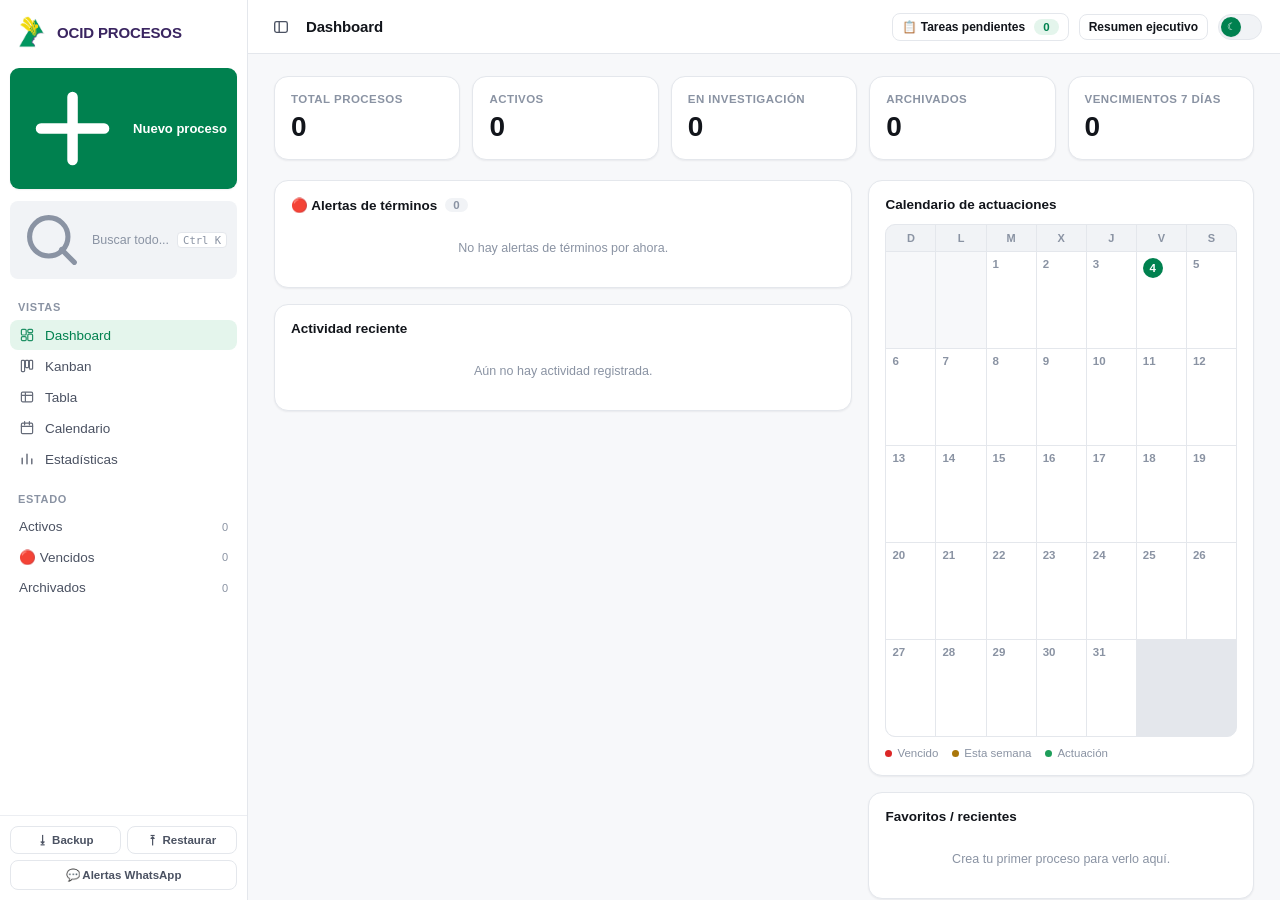
<file: OCID PROCESOS.html>
<!DOCTYPE html>
<html lang="es">
<head>
<meta charset="UTF-8">
<meta name="viewport" content="width=device-width, initial-scale=1.0">
<title>OCID PROCESOS — Panel de procesos</title>
<link rel="icon" type="image/png" href="[data-uri]">
<style>
/* ============================================================
   LEXTRACKER — DESIGN TOKENS
   Inspirado en Notion / Linear / Raycast / Arc.
   Paleta: azul oscuro + gris claro + blanco, verde éxito, rojo alerta.
   ============================================================ */
:root{
  --font-ui: -apple-system, BlinkMacSystemFont, "Inter", "Segoe UI", "SF Pro Text", Roboto, Helvetica, Arial, sans-serif;
  --font-mono: "SF Mono", "Cascadia Code", Menlo, Consolas, monospace;

  --bg:            #F7F8FA;
  --bg-elevated:   #FFFFFF;
  --surface:       #FFFFFF;
  --surface-2:     #F1F3F6;
  --border:        #E4E7EC;
  --border-soft:   #ECEEF2;
  --text:          #12151B;
  --text-2:        #4B5262;
  --text-muted:    #8A93A3;
  --accent:        #00814F;
  --accent-2:      #12A868;
  --accent-soft:   #E4F5EC;
  --brand-purple:  #3A2560;
  --brand-purple-soft: #EFEAF7;
  --success:       #1E9E5A;
  --success-soft:  #E7F7ED;
  --danger:        #DC2626;
  --danger-soft:   #FDEBEC;
  --warning:       #A9760A;
  --warning-soft:  #FCF3D2;
  --shadow-sm:     0 1px 2px rgba(16,24,40,.06);
  --shadow-md:     0 4px 16px rgba(16,24,40,.08);
  --shadow-lg:     0 16px 48px rgba(16,24,40,.18);
  --radius-sm:     6px;
  --radius-md:     10px;
  --radius-lg:     14px;
  --sidebar-w:     248px;
}
html[data-theme="dark"]{
  --bg:            #0D1017;
  --bg-elevated:   #12161F;
  --surface:       #151A24;
  --surface-2:     #1B212D;
  --border:        #262D3B;
  --border-soft:   #1E2532;
  --text:          #E7EAF0;
  --text-2:        #A6ADBC;
  --text-muted:    #6D7688;
  --accent:        #36C787;
  --accent-2:      #5FE0A6;
  --accent-soft:   #12271D;
  --brand-purple:  #B6A2E8;
  --brand-purple-soft: #211A38;
  --success:       #34D399;
  --success-soft:  #10261D;
  --danger:        #F87171;
  --danger-soft:   #2C1417;
  --warning:       #F0C24B;
  --warning-soft:  #2C2410;
  --shadow-sm:     0 1px 2px rgba(0,0,0,.4);
  --shadow-md:     0 6px 20px rgba(0,0,0,.45);
  --shadow-lg:     0 20px 60px rgba(0,0,0,.6);
}
*{box-sizing:border-box;}
html,body{height:100%;}
body{
  margin:0; font-family:var(--font-ui); background:var(--bg); color:var(--text);
  font-size:14px; -webkit-font-smoothing:antialiased; overflow:hidden;
}
::selection{background:var(--accent-soft);}
::-webkit-scrollbar{width:9px;height:9px;}
::-webkit-scrollbar-thumb{background:var(--border);border-radius:8px;}
::-webkit-scrollbar-thumb:hover{background:var(--text-muted);}
button{font-family:inherit;}
a{color:inherit;}
svg{display:block;}

/* ---------- layout shell ---------- */
#app{display:flex;height:100vh;width:100vw;}

/* ---------- sidebar ---------- */
#sidebar{
  width:var(--sidebar-w); flex:0 0 auto; background:var(--bg-elevated);
  border-right:1px solid var(--border); display:flex; flex-direction:column;
  transition:width .18s ease, opacity .18s ease; overflow:hidden;
}
#sidebar.collapsed{width:0; border-right:none;}
.sb-brand{
  display:flex; align-items:center; gap:9px; padding:16px 16px 10px;
  font-weight:700; font-size:15px; letter-spacing:-.01em; white-space:nowrap;
}
.sb-brand .mark{
  width:32px;height:32px;flex:0 0 auto;display:flex;align-items:center;justify-content:center;
}
.sb-brand .mark img{width:100%;height:100%;object-fit:contain;}
.sb-brand .wordmark{color:var(--brand-purple);font-weight:800;}
.sb-section{padding:14px 10px 4px; white-space:nowrap;}
.sb-label{font-size:11px;font-weight:700;color:var(--text-muted);text-transform:uppercase;letter-spacing:.06em;padding:0 8px 6px;}
.sb-item{
  display:flex;align-items:center;gap:10px;padding:7px 9px;border-radius:8px;color:var(--text-2);
  font-size:13.5px;font-weight:500;cursor:pointer;margin:1px 0;white-space:nowrap;transition:background .12s, color .12s;
}
.sb-item .ic{width:16px;height:16px;flex:0 0 auto;opacity:.85;}
.sb-item:hover{background:var(--surface-2);color:var(--text);}
.sb-item.active{background:var(--accent-soft);color:var(--accent);}
html[data-theme="dark"] .sb-item.active{color:var(--accent-2);}
.sb-item .count{margin-left:auto;font-size:11px;color:var(--text-muted);font-variant-numeric:tabular-nums;}
.sb-item.active .count{color:inherit;opacity:.8;}
.sb-newbtn{
  margin:10px 10px 4px; padding:8px 10px; border-radius:9px; background:var(--accent); color:#fff;
  font-weight:600; font-size:13px; display:flex; align-items:center; gap:8px; cursor:pointer; border:none;
  box-shadow:var(--shadow-sm); white-space:nowrap;
}
.sb-newbtn:hover{filter:brightness(1.08);}
.sb-search{
  margin:8px 10px; padding:7px 10px; border-radius:8px; background:var(--surface-2); color:var(--text-muted);
  font-size:12.5px; display:flex; align-items:center; gap:8px; cursor:pointer; white-space:nowrap;
}
.sb-search kbd{margin-left:auto;font-size:10.5px;background:var(--bg-elevated);border:1px solid var(--border);border-radius:4px;padding:1px 5px;color:var(--text-muted);}
.sb-foot{margin-top:auto;padding:10px;border-top:1px solid var(--border-soft);display:flex;gap:6px;flex-wrap:wrap;}
.sb-foot button{
  flex:1; min-width:0; padding:7px 6px; border-radius:8px; border:1px solid var(--border); background:var(--surface);
  color:var(--text-2); font-size:11.5px; font-weight:600; cursor:pointer; display:flex; align-items:center; justify-content:center; gap:5px;
}
.sb-foot button:hover{background:var(--surface-2);color:var(--text);}

/* ---------- main ---------- */
#main{flex:1 1 auto; min-width:0; display:flex; flex-direction:column; height:100vh;}
#topbar{
  height:54px; flex:0 0 auto; display:flex; align-items:center; gap:10px; padding:0 18px;
  border-bottom:1px solid var(--border); background:var(--bg-elevated);
}
.iconbtn{
  width:30px;height:30px;border-radius:8px;border:none;background:transparent;color:var(--text-2);
  display:flex;align-items:center;justify-content:center;cursor:pointer;flex:0 0 auto;
}
.iconbtn:hover{background:var(--surface-2);color:var(--text);}
#topbar h1{font-size:15px;font-weight:700;margin:0;white-space:nowrap;letter-spacing:-.01em;}
#topbar .sub{font-size:12px;color:var(--text-muted);}
.spacer{flex:1;}
.theme-toggle{
  width:44px;height:26px;border-radius:14px;background:var(--surface-2);border:1px solid var(--border);
  position:relative;cursor:pointer;flex:0 0 auto;
}
.theme-toggle .dot{
  position:absolute;top:2px;left:2px;width:20px;height:20px;border-radius:50%;background:var(--accent);
  transition:transform .16s ease; box-shadow:var(--shadow-sm); display:flex;align-items:center;justify-content:center;color:#fff;font-size:10px;
}
html[data-theme="dark"] .theme-toggle .dot{transform:translateX(18px);}

#content{flex:1 1 auto; overflow-y:auto; padding:22px 26px 60px;}
.view{display:none;}
.view.active{display:block; animation:fadein .16s ease;}
@keyframes fadein{from{opacity:0; transform:translateY(3px);} to{opacity:1; transform:translateY(0);}}

/* ---------- generic ui ---------- */
.card{background:var(--surface);border:1px solid var(--border);border-radius:var(--radius-lg);box-shadow:var(--shadow-sm);}
.btn{
  padding:7px 13px;border-radius:8px;border:1px solid var(--border);background:var(--surface);color:var(--text);
  font-size:13px;font-weight:600;cursor:pointer;display:inline-flex;align-items:center;gap:7px;transition:all .12s;
}
.btn:hover{background:var(--surface-2);}
.btn.primary{background:var(--accent);border-color:var(--accent);color:#fff;}
.btn.primary:hover{filter:brightness(1.1);}
.btn.danger{color:var(--danger);border-color:var(--danger-soft);}
.btn.danger:hover{background:var(--danger-soft);}
.btn.ghost{border-color:transparent;background:transparent;}
.btn.ghost:hover{background:var(--surface-2);}
.btn.sm{padding:5px 9px;font-size:12px;}
input[type=text],input[type=date],input[type=number],select,textarea{
  font-family:inherit;background:var(--surface);border:1px solid var(--border);border-radius:8px;
  padding:8px 10px;font-size:13px;color:var(--text);width:100%;outline:none;
}
input:focus,select:focus,textarea:focus{border-color:var(--accent-2);box-shadow:0 0 0 3px var(--accent-soft);}
label.field-label{font-size:12px;font-weight:600;color:var(--text-2);margin-bottom:5px;display:block;}
.field{margin-bottom:13px;}
.grid2{display:grid;grid-template-columns:1fr 1fr;gap:12px;}
.grid3{display:grid;grid-template-columns:1fr 1fr 1fr;gap:12px;}

.badge{display:inline-flex;align-items:center;gap:5px;padding:2px 9px;border-radius:20px;font-size:11.5px;font-weight:700;white-space:nowrap;}
.badge.priority-alta{background:var(--danger-soft);color:var(--danger);}
.badge.priority-media{background:var(--warning-soft);color:var(--warning);}
.badge.priority-baja{background:var(--success-soft);color:var(--success);}
.badge.state{background:var(--accent-soft);color:var(--accent);}
html[data-theme="dark"] .badge.state{color:var(--accent-2);}
.badge.tag{background:var(--surface-2);color:var(--text-2);font-weight:600;}
.dot-ind{width:7px;height:7px;border-radius:50%;display:inline-block;}
.dot-ind.red{background:var(--danger);} .dot-ind.yellow{background:var(--warning);} .dot-ind.green{background:var(--success);}

/* ---------- dashboard ---------- */
.kpi-row{display:grid;grid-template-columns:repeat(5,1fr);gap:12px;margin-bottom:20px;}
.kpi{padding:16px 16px;position:relative;overflow:hidden;}
.kpi .lbl{font-size:11.5px;color:var(--text-muted);font-weight:700;text-transform:uppercase;letter-spacing:.04em;}
.kpi .val{font-size:28px;font-weight:800;letter-spacing:-.02em;margin-top:6px;font-variant-numeric:tabular-nums;}
.kpi .trend{font-size:11.5px;color:var(--text-muted);margin-top:4px;}
.dash-grid{display:grid;grid-template-columns:1.5fr 1fr;gap:16px;align-items:start;}
.section-title{font-size:13.5px;font-weight:700;margin:0 0 12px;display:flex;align-items:center;gap:8px;}
.section-title .cnt{font-size:11.5px;font-weight:700;color:var(--text-muted);background:var(--surface-2);padding:1px 8px;border-radius:20px;}
.panel{padding:16px;margin-bottom:16px;}
.alert-row{display:flex;align-items:center;gap:10px;padding:9px 4px;border-bottom:1px solid var(--border-soft);cursor:pointer;}
.alert-row:last-child{border-bottom:none;}
.alert-row:hover{background:var(--surface-2);border-radius:8px;}
.alert-row .txt{flex:1;min-width:0;}
.alert-row .radicado{font-weight:700;font-size:12.5px;}
.alert-row .meta{font-size:11.5px;color:var(--text-muted);}
.empty-hint{color:var(--text-muted);font-size:12.5px;padding:16px 4px;text-align:center;}

/* ---------- global search / command palette ---------- */
#palette-overlay{position:fixed;inset:0;background:rgba(10,12,16,.45);display:none;align-items:flex-start;justify-content:center;z-index:200;padding-top:12vh;}
#palette-overlay.open{display:flex;}
#palette{width:600px;max-width:92vw;background:var(--bg-elevated);border-radius:var(--radius-lg);box-shadow:var(--shadow-lg);border:1px solid var(--border);overflow:hidden;}
#palette input{border:none;border-radius:0;padding:16px 18px;font-size:15px;border-bottom:1px solid var(--border);}
#palette input:focus{box-shadow:none;}
#palette-results{max-height:52vh;overflow-y:auto;padding:6px;}
.pal-item{padding:10px 12px;border-radius:8px;cursor:pointer;display:flex;align-items:center;gap:10px;}
.pal-item:hover,.pal-item.sel{background:var(--surface-2);}
.pal-item .t1{font-weight:700;font-size:13px;}
.pal-item .t2{font-size:11.5px;color:var(--text-muted);}

/* ---------- table view ---------- */
.toolbar{display:flex;align-items:center;gap:8px;margin-bottom:14px;flex-wrap:wrap;}
.toolbar .flexgrow{flex:1;}
.chip-select{position:relative;}
.chip-select > button{padding:6px 11px;border-radius:8px;border:1px solid var(--border);background:var(--surface);font-size:12.5px;font-weight:600;color:var(--text-2);cursor:pointer;display:flex;align-items:center;gap:6px;}
.chip-select > button:hover{background:var(--surface-2);}
.chip-select .dd{position:absolute;top:calc(100% + 4px);left:0;background:var(--bg-elevated);border:1px solid var(--border);border-radius:10px;box-shadow:var(--shadow-md);padding:6px;min-width:190px;z-index:40;display:none;max-height:280px;overflow-y:auto;}
.chip-select .dd.open{display:block;}
.dd-item{padding:6px 9px;border-radius:6px;font-size:12.5px;cursor:pointer;display:flex;align-items:center;gap:8px;}
.dd-item:hover{background:var(--surface-2);}
.dd-item input{width:auto;}

table.data-table{width:100%;border-collapse:collapse;font-size:12.5px;}
table.data-table thead th{
  text-align:left;padding:9px 12px;color:var(--text-muted);font-weight:700;font-size:11px;text-transform:uppercase;letter-spacing:.04em;
  border-bottom:1px solid var(--border);cursor:pointer;white-space:nowrap;user-select:none;position:sticky;top:0;background:var(--surface);z-index:1;
}
table.data-table thead th:hover{color:var(--text);}
table.data-table tbody td{padding:10px 12px;border-bottom:1px solid var(--border-soft);white-space:nowrap;overflow:hidden;text-overflow:ellipsis;max-width:220px;}
table.data-table tbody tr{cursor:pointer;}
table.data-table tbody tr:hover{background:var(--surface-2);}

/* ---------- kanban ---------- */
#kanban-board{display:flex;gap:14px;overflow-x:auto;padding-bottom:14px;align-items:flex-start;}
.kcol{flex:0 0 264px;background:var(--surface-2);border-radius:var(--radius-lg);padding:10px;min-height:120px;}
.kcol-head{display:flex;align-items:center;gap:8px;padding:4px 6px 10px;font-weight:700;font-size:12.5px;}
.kcol-head .n{margin-left:auto;font-size:11px;color:var(--text-muted);background:var(--bg-elevated);padding:1px 7px;border-radius:12px;}
.kcard{background:var(--bg-elevated);border:1px solid var(--border);border-radius:10px;padding:11px 12px;margin-bottom:8px;cursor:grab;box-shadow:var(--shadow-sm);}
.kcard:active{cursor:grabbing;}
.kcard.dragging{opacity:.4;}
.kcard .kc-top{display:flex;justify-content:space-between;align-items:flex-start;gap:6px;margin-bottom:5px;}
.kcard .rad{font-weight:700;font-size:12.5px;}
.kcard .who{font-size:11.5px;color:var(--text-muted);margin-top:3px;}
.kcard .kc-tags{display:flex;gap:4px;margin-top:8px;flex-wrap:wrap;}
.kcol.dragover{outline:2px dashed var(--accent-2);outline-offset:-4px;}

/* ---------- calendar ---------- */
.cal-head{display:flex;align-items:center;gap:10px;margin-bottom:14px;}
.cal-grid{display:grid;grid-template-columns:repeat(7,1fr);gap:1px;background:var(--border);border:1px solid var(--border);border-radius:var(--radius-md);overflow:hidden;}
.cal-dow{background:var(--surface-2);padding:7px;font-size:11px;font-weight:700;text-align:center;color:var(--text-muted);text-transform:uppercase;}
.cal-cell{background:var(--surface);min-height:96px;padding:6px;position:relative;}
.cal-cell.other{background:var(--bg);}
.cal-cell .dnum{font-size:11.5px;font-weight:700;color:var(--text-muted);}
.cal-cell.today .dnum{color:#fff;background:var(--accent);border-radius:50%;width:20px;height:20px;display:flex;align-items:center;justify-content:center;}
.cal-evt{font-size:10.5px;padding:2px 5px;border-radius:5px;margin-top:3px;overflow:hidden;text-overflow:ellipsis;white-space:nowrap;cursor:pointer;font-weight:600;}
.cal-evt.due{background:var(--danger-soft);color:var(--danger);}
.cal-evt.act{background:var(--accent-soft);color:var(--accent);}

/* ---------- stats ---------- */
.stats-grid{display:grid;grid-template-columns:1fr 1fr;gap:16px;}
.bar-row{display:flex;align-items:center;gap:10px;margin-bottom:9px;}
.bar-row .lbl{width:130px;font-size:12px;color:var(--text-2);flex:0 0 auto;overflow:hidden;text-overflow:ellipsis;white-space:nowrap;}
.bar-track{flex:1;height:9px;background:var(--surface-2);border-radius:5px;overflow:hidden;}
.bar-fill{height:100%;background:linear-gradient(90deg,var(--accent),var(--accent-2));border-radius:5px;}
.bar-row .val{width:30px;text-align:right;font-size:12px;font-weight:700;color:var(--text-muted);}

/* ---------- process modal ---------- */
#modal-overlay{position:fixed;inset:0;background:rgba(10,12,16,.5);display:none;align-items:center;justify-content:center;z-index:150;padding:24px;}
#modal-overlay.open{display:flex;}
.modal{background:var(--bg-elevated);border-radius:var(--radius-lg);box-shadow:var(--shadow-lg);width:960px;max-width:100%;max-height:92vh;display:flex;flex-direction:column;overflow:hidden;}
.modal.small{width:520px;}
.modal-head{padding:16px 20px;border-bottom:1px solid var(--border);display:flex;align-items:center;gap:10px;}
.modal-head h2{font-size:16px;margin:0;font-weight:800;letter-spacing:-.01em;}
.modal-body{padding:20px;overflow-y:auto;flex:1;}
.tabs{display:flex;gap:2px;padding:0 20px;border-bottom:1px solid var(--border);flex-wrap:wrap;}
.tab{padding:10px 12px;font-size:12.5px;font-weight:700;color:var(--text-muted);cursor:pointer;border-bottom:2px solid transparent;}
.tab:hover{color:var(--text);}
.tab.active{color:var(--accent);border-color:var(--accent);}
html[data-theme="dark"] .tab.active{color:var(--accent-2);}
.tabpane{display:none;}
.tabpane.active{display:block;}

/* timeline (signature element) */
.timeline{position:relative;padding-left:6px;}
.tl-item{position:relative;padding:0 0 22px 26px;}
.tl-item:last-child{padding-bottom:2px;}
.tl-item::before{content:"";position:absolute;left:4px;top:2px;bottom:-2px;width:2px;background:var(--border);}
.tl-item:last-child::before{display:none;}
.tl-dot{position:absolute;left:0;top:2px;width:10px;height:10px;border-radius:50%;background:var(--accent);border:2px solid var(--bg-elevated);box-shadow:0 0 0 2px var(--accent);}
.tl-item.done .tl-dot{background:var(--success);box-shadow:0 0 0 2px var(--success);}
.tl-item.overdue .tl-dot{background:var(--danger);box-shadow:0 0 0 2px var(--danger);}
.tl-card{background:var(--surface);border:1px solid var(--border);border-radius:10px;padding:11px 13px;}
.tl-card .tl-top{display:flex;justify-content:space-between;gap:8px;align-items:flex-start;}
.tl-card .tl-title{font-weight:700;font-size:13px;}
.tl-card .tl-date{font-size:11.5px;color:var(--text-muted);white-space:nowrap;}
.tl-card .tl-desc{font-size:12.5px;color:var(--text-2);margin-top:4px;}
.tl-card .tl-meta{font-size:11px;color:var(--text-muted);margin-top:6px;display:flex;gap:10px;}

.doc-folder{margin-bottom:14px;}
.doc-folder h4{font-size:12px;text-transform:uppercase;letter-spacing:.04em;color:var(--text-muted);margin:0 0 7px;display:flex;align-items:center;gap:6px;}
.doc-item{display:flex;align-items:center;gap:9px;padding:8px 10px;border:1px solid var(--border);border-radius:8px;margin-bottom:6px;background:var(--surface);}

.task-item{display:flex;align-items:center;gap:10px;padding:9px 11px;border:1px solid var(--border);border-radius:8px;margin-bottom:6px;background:var(--surface);}
.task-item input[type=checkbox]{width:17px;height:17px;flex:0 0 auto;accent-color:var(--accent);cursor:pointer;}
.task-item .tt{flex:1;font-size:13px;}
.task-item.done{opacity:.6;}
.task-item.done .tt{text-decoration:line-through;color:var(--text-muted);}
.doc-item .fn{flex:1;font-size:12.5px;font-weight:600;overflow:hidden;text-overflow:ellipsis;white-space:nowrap;}
.doc-item .fsz{font-size:11px;color:var(--text-muted);}

.persona-card{border:1px solid var(--border);border-radius:10px;padding:11px 13px;margin-bottom:9px;background:var(--surface);}
.persona-card .role{font-size:10.5px;font-weight:700;color:var(--accent);text-transform:uppercase;letter-spacing:.04em;}
html[data-theme="dark"] .persona-card .role{color:var(--accent-2);}
.persona-card .nm{font-weight:700;font-size:13px;margin-top:2px;}
.persona-card .cd{font-size:11.5px;color:var(--text-muted);margin-top:3px;}

.hist-row{display:flex;gap:10px;padding:9px 0;border-bottom:1px solid var(--border-soft);font-size:12.5px;}
.hist-row .when{color:var(--text-muted);white-space:nowrap;font-size:11.5px;width:130px;}

.term-card{border:1px solid var(--border);border-radius:10px;padding:12px 14px;margin-bottom:10px;display:flex;align-items:center;gap:12px;}
.term-card .info{flex:1;}
.term-card .nm{font-weight:700;font-size:13px;}
.term-card .dd{font-size:11.5px;color:var(--text-muted);margin-top:2px;}
.term-card .days-left{font-size:20px;font-weight:800;}

textarea.notes-area{min-height:220px;resize:vertical;font-family:var(--font-mono);font-size:12.5px;line-height:1.6;}

.close-x{margin-left:auto;}

#doc-viewer-overlay{position:fixed;inset:0;background:rgba(10,12,16,.6);display:none;align-items:center;justify-content:center;z-index:180;padding:24px;}
#doc-viewer-overlay.open{display:flex;}
.doc-viewer-modal{width:min(1000px,94vw);height:88vh;display:flex;flex-direction:column;}
.doc-viewer-body{flex:1;overflow:hidden;background:var(--surface-2);}

#global-tasks-overlay{position:fixed;inset:0;background:rgba(10,12,16,.55);display:none;align-items:center;justify-content:center;z-index:190;padding:24px;}
#global-tasks-overlay.open{display:flex;}
.gtask-group{margin-bottom:18px;}
.gtask-group-head{display:flex;align-items:center;gap:8px;margin-bottom:8px;cursor:pointer;}
.gtask-group-head .rad{font-weight:800;font-size:13px;}
.gtask-group-head .inv{font-size:11.5px;color:var(--text-muted);}
.gtask-group-head .n{margin-left:auto;font-size:11px;font-weight:700;color:var(--text-muted);background:var(--surface-2);padding:1px 8px;border-radius:20px;}

.hidden{display:none !important;}
.toast-wrap{position:fixed;bottom:20px;right:20px;z-index:300;display:flex;flex-direction:column;gap:8px;}
.toast{background:var(--bg-elevated);border:1px solid var(--border);box-shadow:var(--shadow-md);border-radius:10px;padding:11px 15px;font-size:13px;font-weight:600;display:flex;align-items:center;gap:8px;animation:toastin .18s ease;}
@keyframes toastin{from{opacity:0;transform:translateY(8px);}to{opacity:1;transform:translateY(0);}}
.toast.ok{border-color:var(--success);color:var(--success);}
.toast.err{border-color:var(--danger);color:var(--danger);}

.mini-cal-legend{display:flex;gap:14px;font-size:11.5px;color:var(--text-muted);margin-top:10px;}
.mini-cal-legend span{display:flex;align-items:center;gap:5px;}

@media (max-width:900px){
  .kpi-row{grid-template-columns:repeat(2,1fr);}
  .dash-grid{grid-template-columns:1fr;}
  .grid2,.grid3{grid-template-columns:1fr;}
  .stats-grid{grid-template-columns:1fr;}
  #sidebar{position:fixed;z-index:100;height:100vh;box-shadow:var(--shadow-lg);}
}
</style>
</head>
<body>
<div id="app">

  <aside id="sidebar">
    <div class="sb-brand"><span class="mark"><img src="[data-uri]" alt="Logo IDSN"></span> <span class="wordmark">OCID PROCESOS</span></div>
    <button class="sb-newbtn" id="btn-new-process">
      <svg class="ic" viewBox="0 0 20 20" fill="none"><path d="M10 4v12M4 10h12" stroke="currentColor" stroke-width="2" stroke-linecap="round"/></svg>
      Nuevo proceso
    </button>
    <div class="sb-search" id="btn-open-palette">
      <svg class="ic" viewBox="0 0 20 20" fill="none"><circle cx="9" cy="9" r="6" stroke="currentColor" stroke-width="1.6"/><path d="M17 17l-4-4" stroke="currentColor" stroke-width="1.6" stroke-linecap="round"/></svg>
      Buscar todo...
      <kbd>Ctrl K</kbd>
    </div>
    <div class="sb-section">
      <div class="sb-label">Vistas</div>
      <div class="sb-item active" data-view="dashboard"><svg class="ic" viewBox="0 0 20 20" fill="none"><rect x="3" y="3" width="6" height="7" rx="1.3" stroke="currentColor" stroke-width="1.5"/><rect x="11" y="3" width="6" height="4" rx="1.3" stroke="currentColor" stroke-width="1.5"/><rect x="11" y="9" width="6" height="8" rx="1.3" stroke="currentColor" stroke-width="1.5"/><rect x="3" y="12" width="6" height="5" rx="1.3" stroke="currentColor" stroke-width="1.5"/></svg>Dashboard</div>
      <div class="sb-item" data-view="kanban"><svg class="ic" viewBox="0 0 20 20" fill="none"><rect x="3" y="3" width="4" height="14" rx="1" stroke="currentColor" stroke-width="1.5"/><rect x="8" y="3" width="4" height="9" rx="1" stroke="currentColor" stroke-width="1.5"/><rect x="13" y="3" width="4" height="11" rx="1" stroke="currentColor" stroke-width="1.5"/></svg>Kanban</div>
      <div class="sb-item" data-view="table"><svg class="ic" viewBox="0 0 20 20" fill="none"><rect x="3" y="4" width="14" height="12" rx="1.5" stroke="currentColor" stroke-width="1.5"/><path d="M3 8h14M8 4v12" stroke="currentColor" stroke-width="1.5"/></svg>Tabla</div>
      <div class="sb-item" data-view="calendar"><svg class="ic" viewBox="0 0 20 20" fill="none"><rect x="3" y="4" width="14" height="13" rx="1.5" stroke="currentColor" stroke-width="1.5"/><path d="M3 8h14M7 2v4M13 2v4" stroke="currentColor" stroke-width="1.5" stroke-linecap="round"/></svg>Calendario</div>
      <div class="sb-item" data-view="stats"><svg class="ic" viewBox="0 0 20 20" fill="none"><path d="M4 16V9M10 16V4M16 16v-6" stroke="currentColor" stroke-width="1.8" stroke-linecap="round"/></svg>Estadísticas</div>
    </div>
    <div class="sb-section">
      <div class="sb-label">Estado</div>
      <div class="sb-item" data-filter-state="__active__">Activos <span class="count" id="cnt-active">0</span></div>
      <div class="sb-item" data-filter-state="__vencidos__">🔴 Vencidos <span class="count" id="cnt-overdue">0</span></div>
      <div class="sb-item" data-filter-state="Archivado">Archivados <span class="count" id="cnt-archived">0</span></div>
    </div>
    <div class="sb-foot">
      <button id="btn-backup" title="Descargar copia de seguridad">⭳ Backup</button>
      <button id="btn-restore" title="Restaurar copia de seguridad">⭱ Restaurar</button>
      <button id="btn-whatsapp-config" title="Configurar alertas por WhatsApp" style="flex-basis:100%;">💬 Alertas WhatsApp</button>
      <input type="file" id="file-restore" accept="application/json" class="hidden">
    </div>
  </aside>

  <div id="main">
    <div id="topbar">
      <button class="iconbtn" id="btn-toggle-sidebar" title="Mostrar/ocultar panel">
        <svg width="18" height="18" viewBox="0 0 20 20" fill="none"><rect x="3" y="4" width="14" height="12" rx="2" stroke="currentColor" stroke-width="1.5"/><path d="M8 4v12" stroke="currentColor" stroke-width="1.5"/></svg>
      </button>
      <h1 id="view-title">Dashboard</h1>
      <span class="sub" id="view-sub"></span>
      <div class="spacer"></div>
      <button class="btn sm" id="btn-global-tasks">📋 Tareas pendientes <span class="badge state" id="global-tasks-count" style="margin-left:2px;">0</span></button>
      <button class="btn sm" id="btn-export-exec">Resumen ejecutivo</button>
      <div class="theme-toggle" id="theme-toggle" title="Cambiar tema"><div class="dot">☾</div></div>
    </div>
    <div id="content">

      <!-- DASHBOARD -->
      <section class="view active" id="view-dashboard">
        <div class="kpi-row">
          <div class="card kpi"><div class="lbl">Total procesos</div><div class="val" id="kpi-total">0</div></div>
          <div class="card kpi"><div class="lbl">Activos</div><div class="val" id="kpi-activos">0</div></div>
          <div class="card kpi"><div class="lbl">En investigación</div><div class="val" id="kpi-investigacion">0</div></div>
          <div class="card kpi"><div class="lbl">Archivados</div><div class="val" id="kpi-archivados">0</div></div>
          <div class="card kpi"><div class="lbl">Vencimientos 7 días</div><div class="val" id="kpi-vencen">0</div></div>
        </div>
        <div class="dash-grid">
          <div>
            <div class="card panel">
              <div class="section-title">🔴 Alertas de términos <span class="cnt" id="alert-cnt">0</span></div>
              <div id="alerts-list"></div>
            </div>
            <div class="card panel">
              <div class="section-title">Actividad reciente</div>
              <div id="recent-activity"></div>
            </div>
          </div>
          <div>
            <div class="card panel">
              <div class="section-title">Calendario de actuaciones</div>
              <div id="mini-calendar"></div>
              <div class="mini-cal-legend">
                <span><i class="dot-ind red" style="display:inline-block;"></i>Vencido</span>
                <span><i class="dot-ind yellow" style="display:inline-block;"></i>Esta semana</span>
                <span><i class="dot-ind green" style="display:inline-block;"></i>Actuación</span>
              </div>
            </div>
            <div class="card panel">
              <div class="section-title">Favoritos / recientes</div>
              <div id="recent-processes"></div>
            </div>
          </div>
        </div>
      </section>

      <!-- KANBAN -->
      <section class="view" id="view-kanban">
        <div class="toolbar" id="kanban-toolbar"></div>
        <div id="kanban-board"></div>
      </section>

      <!-- TABLE -->
      <section class="view" id="view-table">
        <div class="toolbar" id="table-toolbar"></div>
        <div class="card" style="overflow:auto;max-height:72vh;">
          <table class="data-table" id="data-table">
            <thead><tr id="table-head"></tr></thead>
            <tbody id="table-body"></tbody>
          </table>
        </div>
      </section>

      <!-- CALENDAR -->
      <section class="view" id="view-calendar">
        <div class="cal-head">
          <button class="btn sm" id="cal-prev">←</button>
          <div id="cal-label" style="font-weight:800;font-size:14px;min-width:170px;text-align:center;"></div>
          <button class="btn sm" id="cal-next">→</button>
          <button class="btn sm" id="cal-today">Hoy</button>
          <div class="spacer"></div>
          <button class="btn sm primary" id="cal-add-event">+ Agregar evento</button>
        </div>
        <div class="cal-grid" id="cal-grid"></div>
      </section>

      <!-- STATS -->
      <section class="view" id="view-stats">
        <div class="stats-grid">
          <div class="card panel"><div class="section-title">Procesos por estado</div><div id="stat-estado"></div></div>
          <div class="card panel"><div class="section-title">Procesos por año de apertura</div><div id="stat-anio"></div></div>
        </div>
        <div class="card panel" style="margin-top:16px;">
          <div class="section-title">Resumen</div>
          <div id="stat-resumen" style="font-size:13px;color:var(--text-2);line-height:1.9;"></div>
        </div>
      </section>

    </div>
  </div>
</div>

<!-- COMMAND PALETTE -->
<div id="palette-overlay">
  <div id="palette">
    <input type="text" id="palette-input" placeholder="Buscar por radicado o nombre...">
    <div id="palette-results"></div>
  </div>
</div>

<!-- PROCESS MODAL -->
<div id="modal-overlay">
  <div class="modal" id="process-modal"></div>
</div>

<!-- VISOR INTERNO DE DOCUMENTOS -->
<div id="doc-viewer-overlay">
  <div class="modal doc-viewer-modal">
    <div class="modal-head">
      <h2 id="doc-viewer-title">Documento</h2>
      <div class="spacer" style="flex:1"></div>
      <a class="btn sm" id="doc-viewer-download" download>⭳ Descargar</a>
      <button class="btn sm ghost close-x" id="doc-viewer-close">✕</button>
    </div>
    <div id="doc-viewer-body" class="doc-viewer-body"></div>
  </div>
</div>

<!-- TAREAS PENDIENTES (GLOBAL) -->
<div id="global-tasks-overlay">
  <div class="modal" style="width:640px;max-height:82vh;">
    <div class="modal-head">
      <h2>Tareas pendientes</h2>
      <div class="spacer" style="flex:1"></div>
      <button class="btn sm ghost close-x" id="global-tasks-close">✕</button>
    </div>
    <div class="modal-body" id="global-tasks-body"></div>
  </div>
</div>

<div class="toast-wrap" id="toast-wrap"></div>

<script>
(function(){
"use strict";

/* ============================================================
   1. BASE DE DATOS LOCAL (IndexedDB)
   ------------------------------------------------------------
   Se usa IndexedDB (motor nativo del navegador) en vez de un
   archivo .sqlite real, porque un navegador no puede leer ni
   escribir un archivo SQLite por sí solo sin cargar una librería
   externa (p.ej. sql.js/WASM). IndexedDB no requiere ninguna
   dependencia, funciona 100% offline y persiste automáticamente
   en el equipo. El botón "Backup" exporta todo a un .json que
   sirve como copia portable real (ver instrucciones al final
   del chat).
   ============================================================ */
const DB_NAME = "lextracker_db";
const DB_VERSION = 3;
let db;

function openDB(){
  return new Promise((resolve,reject)=>{
    const req = indexedDB.open(DB_NAME, DB_VERSION);
    req.onupgradeneeded = (e)=>{
      const d = e.target.result;
      if(!d.objectStoreNames.contains("processes")){
        const s = d.createObjectStore("processes",{keyPath:"id",autoIncrement:true});
        s.createIndex("estado","estado"); s.createIndex("entidad","entidad");
      }
      if(!d.objectStoreNames.contains("actuaciones")){
        const s = d.createObjectStore("actuaciones",{keyPath:"id",autoIncrement:true});
        s.createIndex("processId","processId");
      }
      if(!d.objectStoreNames.contains("documentos")){
        const s = d.createObjectStore("documentos",{keyPath:"id",autoIncrement:true});
        s.createIndex("processId","processId");
      }
      if(!d.objectStoreNames.contains("personas")){
        const s = d.createObjectStore("personas",{keyPath:"id",autoIncrement:true});
        s.createIndex("processId","processId");
      }
      if(!d.objectStoreNames.contains("notas")){
        d.createObjectStore("notas",{keyPath:"processId"});
      }
      if(!d.objectStoreNames.contains("notas_items")){
        const s = d.createObjectStore("notas_items",{keyPath:"id",autoIncrement:true});
        s.createIndex("processId","processId");
      }
      if(!d.objectStoreNames.contains("tareas")){
        const s = d.createObjectStore("tareas",{keyPath:"id",autoIncrement:true});
        s.createIndex("processId","processId");
      }
      if(!d.objectStoreNames.contains("historial")){
        const s = d.createObjectStore("historial",{keyPath:"id",autoIncrement:true});
        s.createIndex("processId","processId");
      }
      if(!d.objectStoreNames.contains("meta")){
        d.createObjectStore("meta",{keyPath:"key"});
      }
    };
    req.onsuccess = ()=>{ db = req.result; resolve(db); };
    req.onerror = ()=> reject(req.error);
  });
}
function tx(stores, mode){ return db.transaction(stores, mode||"readonly"); }
function reqp(r){ return new Promise((res,rej)=>{ r.onsuccess=()=>res(r.result); r.onerror=()=>rej(r.error); }); }
const DB = {
  add:(store,obj)=> reqp(tx(store,"readwrite").objectStore(store).add(obj)),
  put:(store,obj)=> reqp(tx(store,"readwrite").objectStore(store).put(obj)),
  get:(store,key)=> reqp(tx(store).objectStore(store).get(key)),
  del:(store,key)=> reqp(tx(store,"readwrite").objectStore(store).delete(key)),
  all:(store)=> reqp(tx(store).objectStore(store).getAll()),
  byIndex:(store,idx,val)=> reqp(tx(store).objectStore(store).index(idx).getAll(val)),
  clear:(store)=> reqp(tx(store,"readwrite").objectStore(store).clear()),
};

/* ============================================================
   2. FESTIVOS COLOMBIANOS + CÁLCULO DE DÍAS HÁBILES
   ============================================================ */
function easterDate(year){ // algoritmo de Meeus/Jones/Butcher
  const a=year%19,b=Math.floor(year/100),c=year%100,d=Math.floor(b/4),e=b%4,
    f=Math.floor((b+8)/25),g=Math.floor((b-f+1)/3),h=(19*a+b-d-g+15)%30,
    i=Math.floor(c/4),k=c%4,l=(32+2*e+2*i-h-k)%7,m=Math.floor((a+11*h+22*l)/451),
    month=Math.floor((h+l-7*m+114)/31), day=((h+l-7*m+114)%31)+1;
  return new Date(year,month-1,day);
}
function addDays(d,n){ const r=new Date(d); r.setDate(r.getDate()+n); return r; }
function nextMonday(d){ const wd=d.getDay(); if(wd===1) return new Date(d); const add=(8-wd)%7 || 7; return addDays(d, wd===0?1:add); }
function ymd(d){ return d.getFullYear()+"-"+String(d.getMonth()+1).padStart(2,"0")+"-"+String(d.getDate()).padStart(2,"0"); }

function colombianHolidays(year){
  const list = [];
  const push=(d)=>list.push(ymd(d));
  push(new Date(year,0,1)); push(new Date(year,4,1)); push(new Date(year,6,20));
  push(new Date(year,7,7)); push(new Date(year,11,8)); push(new Date(year,11,25));
  const moved = [[0,6],[2,19],[5,29],[7,15],[9,12],[10,1],[10,11]];
  moved.forEach(([m,day])=> push(nextMonday(new Date(year,m,day))));
  const easter = easterDate(year);
  push(addDays(easter,-3)); push(addDays(easter,-2));
  push(nextMonday(addDays(easter,39)));
  push(nextMonday(addDays(easter,60)));
  push(nextMonday(addDays(easter,68)));
  return new Set(list);
}
let holidaysCache = {};
function getHolidaySet(year){
  if(!holidaysCache[year]) holidaysCache[year] = colombianHolidays(year);
  return holidaysCache[year];
}
function isBusinessDay(d, extraHolidays){
  const wd=d.getDay(); if(wd===0||wd===6) return false;
  const set = getHolidaySet(d.getFullYear());
  const key = ymd(d);
  if(set.has(key)) return false;
  if(extraHolidays && extraHolidays.has(key)) return false;
  return true;
}
function addBusinessDays(startDate, n, extraHolidays){
  let d = new Date(startDate), count=0;
  if(n<=0) return d;
  while(count<n){ d = addDays(d,1); if(isBusinessDay(d, extraHolidays)) count++; }
  return d;
}
function businessDaysBetween(from,to){
  if(to<from) return -businessDaysBetween(to,from);
  let d=new Date(from), n=0;
  while(ymd(d)!==ymd(to)){ d=addDays(d,1); if(isBusinessDay(d)) n++; }
  return n;
}

/* ============================================================
   3. ESTADO GLOBAL Y CONSTANTES
   ============================================================ */
const ESTADOS = ["Indagación previa","Investigación disciplinaria","Inhibitorio","Acumulado","Archivado"];
const KANBAN_COLS = ["Indagación previa","Investigación disciplinaria","Acumulado","Archivado"];
const FOLDERS = ["Expediente Completo","Autos","Oficios","Pruebas","Declaraciones","Notificaciones","Otros"];
const TERM_PLANTILLAS = [
  {nombre:"Pruebas", dias:10},{nombre:"Notificación personal", dias:5},{nombre:"Edicto", dias:3}
];

let STATE = {
  view:"dashboard",
  processes:[],
  filters:{ estado:new Set(), anio:new Set(), prioridad:new Set(), quick:null },
  search:"",
  sort:{col:"radicado", dir:1},
  visibleCols:{radicado:1,investigado:1,estado:1,prioridad:1,fechaApertura:1,fechaVencimiento:1},
  calDate:new Date(),
  currentProcessId:null,
  currentTab:"resumen",
};

function toast(msg, kind){
  const el=document.createElement("div"); el.className="toast"+(kind?(" "+kind):"");
  el.textContent=msg; document.getElementById("toast-wrap").appendChild(el);
  setTimeout(()=>el.remove(),3400);
}
function esc(s){ return (s==null?"":String(s)).replace(/[&<>"']/g,c=>({"&":"&amp;","<":"&lt;",">":"&gt;",'"':"&quot;","'":"&#39;"}[c])); }
function fmtDate(s){ if(!s) return "—"; const d=new Date(s+"T00:00:00"); if(isNaN(d)) return s; return d.toLocaleDateString("es-CO",{day:"2-digit",month:"short",year:"numeric"}); }
function todayStr(){ return ymd(new Date()); }

async function logHistorial(processId, cambio){
  await DB.add("historial",{processId, fecha:new Date().toISOString(), cambio, usuario:"Usuario local"});
}

/* ============================================================
   4. CARGA Y REFRESCO
   ============================================================ */
async function reloadProcesses(){
  STATE.processes = await DB.all("processes");
  renderSidebarCounts();
}
async function refreshAll(){
  await reloadProcesses();
  renderCurrentView();
  updateGlobalTasksBadge();
  checkWhatsappAlerts();
}

/* ============================================================
   5. NAVEGACIÓN / SIDEBAR
   ============================================================ */
document.querySelectorAll(".sb-item[data-view]").forEach(el=>{
  el.addEventListener("click",()=>{
    document.querySelectorAll(".sb-item[data-view]").forEach(x=>x.classList.remove("active"));
    el.classList.add("active");
    STATE.view = el.dataset.view;
    document.querySelectorAll(".view").forEach(v=>v.classList.remove("active"));
    document.getElementById("view-"+STATE.view).classList.add("active");
    const titles={dashboard:"Dashboard",kanban:"Vista Kanban",table:"Vista Tabla",calendar:"Calendario",stats:"Estadísticas"};
    document.getElementById("view-title").textContent = titles[STATE.view];
    renderCurrentView();
  });
});
document.querySelectorAll(".sb-item[data-filter-state]").forEach(el=>{
  el.addEventListener("click",()=>{
    STATE.filters.quick = el.dataset.filterState;
    document.querySelector('.sb-item[data-view="table"]').click();
  });
});
document.getElementById("btn-toggle-sidebar").addEventListener("click",()=>{
  document.getElementById("sidebar").classList.toggle("collapsed");
});
document.getElementById("theme-toggle").addEventListener("click",async ()=>{
  const html=document.documentElement;
  const next = html.getAttribute("data-theme")==="dark"?"light":"dark";
  html.setAttribute("data-theme", next);
  document.getElementById("theme-toggle").querySelector(".dot").textContent = next==="dark"?"☀":"☾";
  await DB.put("meta",{key:"theme", value:next});
});

function renderCurrentView(){
  if(STATE.view==="dashboard") renderDashboard();
  else if(STATE.view==="kanban") renderKanban();
  else if(STATE.view==="table") renderTable();
  else if(STATE.view==="calendar") renderCalendar();
  else if(STATE.view==="stats") renderStats();
}

function renderSidebarCounts(){
  const total = STATE.processes.length;
  const archived = STATE.processes.filter(p=>p.estado==="Archivado").length;
  const active = total-archived;
  const overdue = STATE.processes.filter(p=>getOverdueTerms(p).length>0).length;
  document.getElementById("cnt-active").textContent = active;
  document.getElementById("cnt-overdue").textContent = overdue;
  document.getElementById("cnt-archived").textContent = archived;
}

/* ============================================================
   6. TÉRMINOS: helpers sobre un proceso
   ============================================================ */
function getAllTerms(p){
  // Combina los términos manuales (pestaña Términos) con la fecha de vencimiento
  // general del proceso, para que ambas disparen alertas, calendario y colores.
  const arr = [...(p.terminos||[])];
  if(p.fechaVencimiento){
    arr.push({ nombre:"Vencimiento del proceso", fechaVence:p.fechaVencimiento, cumplido: p.estado==="Archivado" });
  }
  return arr;
}
function getOverdueTerms(p){
  if(p.estado==="Archivado") return [];
  return getAllTerms(p).filter(t=>!t.cumplido && t.fechaVence && t.fechaVence < todayStr());
}
function getUpcomingTerms(p, days){
  if(p.estado==="Archivado") return [];
  const limit = ymd(addDays(new Date(), days));
  return getAllTerms(p).filter(t=>!t.cumplido && t.fechaVence && t.fechaVence>=todayStr() && t.fechaVence<=limit);
}

/* ============================================================
   7. DASHBOARD
   ============================================================ */
function renderDashboard(){
  const ps = STATE.processes;
  const archived = ps.filter(p=>p.estado==="Archivado");
  const activos = ps.filter(p=>p.estado!=="Archivado");
  const investigacion = ps.filter(p=>p.estado==="Investigación disciplinaria"||p.estado==="Indagación previa");
  const vencen7 = ps.filter(p=>getUpcomingTerms(p,7).length>0);
  document.getElementById("kpi-total").textContent = ps.length;
  document.getElementById("kpi-activos").textContent = activos.length;
  document.getElementById("kpi-investigacion").textContent = investigacion.length;
  document.getElementById("kpi-archivados").textContent = archived.length;
  document.getElementById("kpi-vencen").textContent = vencen7.length;

  // alertas
  let alertItems = [];
  ps.forEach(p=>{
    getOverdueTerms(p).forEach(t=> alertItems.push({p,t,kind:"red"}));
    getUpcomingTerms(p,7).forEach(t=> alertItems.push({p,t,kind: t.fechaVence===todayStr()?"yellow":"green"}));
  });
  alertItems.sort((a,b)=> a.t.fechaVence.localeCompare(b.t.fechaVence));
  document.getElementById("alert-cnt").textContent = alertItems.length;
  const alertsEl = document.getElementById("alerts-list");
  alertsEl.innerHTML = alertItems.length? alertItems.slice(0,10).map(a=>`
    <div class="alert-row" data-open="${a.p.id}">
      <span class="dot-ind ${a.kind}"></span>
      <div class="txt">
        <div class="radicado">${esc(a.p.radicado||"(sin radicado)")} — ${esc(a.t.nombre)}</div>
        <div class="meta">${esc(a.p.investigado||"")} · vence ${fmtDate(a.t.fechaVence)}</div>
      </div>
    </div>`).join("") : `<div class="empty-hint">No hay alertas de términos por ahora.</div>`;
  alertsEl.querySelectorAll("[data-open]").forEach(el=> el.addEventListener("click",()=>openProcessModal(Number(el.dataset.open))));

  // actividad reciente
  DB.all("historial").then(all=>{
    all.sort((a,b)=> b.fecha.localeCompare(a.fecha));
    const el = document.getElementById("recent-activity");
    const top = all.slice(0,8);
    el.innerHTML = top.length? top.map(h=>{
      const p = ps.find(x=>x.id===h.processId);
      return `<div class="alert-row" data-open="${h.processId}"><span class="dot-ind green"></span><div class="txt"><div class="radicado">${esc(p?p.radicado:"Proceso")}</div><div class="meta">${esc(h.cambio)} · ${new Date(h.fecha).toLocaleString("es-CO")}</div></div></div>`;
    }).join("") : `<div class="empty-hint">Aún no hay actividad registrada.</div>`;
    el.querySelectorAll("[data-open]").forEach(x=>x.addEventListener("click",()=>openProcessModal(Number(x.dataset.open))));
  });

  // mini calendario del mes actual con puntos
  renderMiniCalendar();

  // recientes
  const rec = [...ps].sort((a,b)=>(b.actualizadoEn||"").localeCompare(a.actualizadoEn||"")).slice(0,6);
  const recEl = document.getElementById("recent-processes");
  recEl.innerHTML = rec.length? rec.map(p=>`
    <div class="alert-row" data-open="${p.id}">
      ${estadoBadge(p)}
      <div class="txt"><div class="radicado">${esc(p.radicado||"(sin radicado)")}</div><div class="meta">${esc(p.investigado||"")}</div></div>
    </div>`).join("") : `<div class="empty-hint">Crea tu primer proceso para verlo aquí.</div>`;
  recEl.querySelectorAll("[data-open]").forEach(el=> el.addEventListener("click",()=>openProcessModal(Number(el.dataset.open))));
}

async function renderMiniCalendar(){
  const acts = await DB.all("actuaciones");
  const now = new Date(); const y=now.getFullYear(), m=now.getMonth();
  const first = new Date(y,m,1); const startWd = first.getDay();
  const daysInMonth = new Date(y,m+1,0).getDate();
  let html = `<div class="cal-grid" style="font-size:11px;">`;
  ["D","L","M","X","J","V","S"].forEach(d=> html+=`<div class="cal-dow">${d}</div>`);
  for(let i=0;i<startWd;i++) html+=`<div class="cal-cell other"></div>`;
  const termsByDay = {};
  STATE.processes.forEach(p=> getAllTerms(p).forEach(t=>{ if(!t.cumplido && t.fechaVence){ (termsByDay[t.fechaVence]=termsByDay[t.fechaVence]||[]).push(t); } }));
  const actsByDay = {};
  acts.forEach(a=>{ (actsByDay[a.fecha]=actsByDay[a.fecha]||[]).push(a); });
  for(let d=1; d<=daysInMonth; d++){
    const key = ymd(new Date(y,m,d));
    const isToday = key===todayStr();
    let dots="";
    if(termsByDay[key]) dots += `<div style="display:flex;gap:2px;justify-content:center;margin-top:3px;"><span class="dot-ind ${key<todayStr()?'red':'yellow'}"></span></div>`;
    if(actsByDay[key]) dots += `<div style="display:flex;gap:2px;justify-content:center;margin-top:1px;"><span class="dot-ind green"></span></div>`;
    html += `<div class="cal-cell ${isToday?'today':''}"><div class="dnum">${d}</div>${dots}</div>`;
  }
  html += `</div>`;
  document.getElementById("mini-calendar").innerHTML = html;
}

/* ============================================================
   8. KANBAN
   ============================================================ */
function renderKanban(){
  const tb = document.getElementById("kanban-toolbar");
  tb.innerHTML = `<div style="font-size:12.5px;color:var(--text-muted);">Arrastra una tarjeta para cambiar el estado del proceso.</div>`;
  const board = document.getElementById("kanban-board");
  board.innerHTML = "";
  KANBAN_COLS.forEach(col=>{
    const items = STATE.processes.filter(p=>p.estado===col);
    const colEl = document.createElement("div");
    colEl.className="kcol"; colEl.dataset.col=col;
    colEl.innerHTML = `<div class="kcol-head">${esc(col)}<span class="n">${items.length}</span></div>`;
    items.forEach(p=>{
      const c = document.createElement("div");
      c.className="kcard"; c.draggable=true; c.dataset.id=p.id;
      const overdue = getOverdueTerms(p).length;
      c.innerHTML = `
        <div class="kc-top"><span class="rad">${esc(p.radicado||"(sin radicado)")}</span>${prioBadge(p.prioridad)}</div>
        <div class="who">${esc(p.investigado||"Sin investigado")}</div>
        <div class="kc-tags">${overdue?`<span class="badge priority-alta">${overdue} vencido${overdue>1?'s':''}</span>`:""}</div>`;
      c.addEventListener("dragstart",()=>{ c.classList.add("dragging"); });
      c.addEventListener("dragend",()=>{ c.classList.remove("dragging"); });
      c.addEventListener("click",(e)=>{ if(!c.classList.contains("dragging")) openProcessModal(p.id); });
      colEl.appendChild(c);
    });
    colEl.addEventListener("dragover",(e)=>{ e.preventDefault(); colEl.classList.add("dragover"); });
    colEl.addEventListener("dragleave",()=> colEl.classList.remove("dragover"));
    colEl.addEventListener("drop", async (e)=>{
      e.preventDefault(); colEl.classList.remove("dragover");
      const dragging = document.querySelector(".kcard.dragging");
      if(!dragging) return;
      const id = Number(dragging.dataset.id);
      const p = STATE.processes.find(x=>x.id===id);
      if(p && p.estado!==col){
        const prev = p.estado;
        p.estado = col; p.actualizadoEn = new Date().toISOString();
        await DB.put("processes", p);
        await logHistorial(id, `Estado cambiado de "${prev}" a "${col}" (kanban)`);
        toast("Estado actualizado","ok");
        await refreshAll();
      }
    });
    board.appendChild(colEl);
  });
}
function prioBadge(pr){
  if(!pr) return "";
  const cls = pr==="Alta"?"priority-alta":pr==="Media"?"priority-media":"priority-baja";
  const ic = pr==="Alta"?"🔴":pr==="Media"?"🟡":"🟢";
  return `<span class="badge ${cls}">${ic} ${esc(pr)}</span>`;
}
function estadoBadge(p){
  const label = p.motivoArchivo ? `${p.estado} · ${p.motivoArchivo}` : (p.estado||"");
  return `<span class="badge state">${esc(label)}</span>`;
}

/* ============================================================
   9. TABLA
   ============================================================ */
const TABLE_COLS = [
  {key:"radicado",lbl:"Radicado"},
  {key:"investigado",lbl:"Investigado"},{key:"estado",lbl:"Estado"},
  {key:"prioridad",lbl:"Prioridad"},
  {key:"fechaApertura",lbl:"Apertura"},{key:"fechaVencimiento",lbl:"Vencimiento"},
];
function filteredProcesses(){
  let arr = [...STATE.processes];
  const f = STATE.filters;
  if(f.quick==="__active__") arr = arr.filter(p=>p.estado!=="Archivado");
  else if(f.quick==="__vencidos__") arr = arr.filter(p=>getOverdueTerms(p).length>0);
  else if(f.quick==="Archivado") arr = arr.filter(p=>p.estado==="Archivado");
  if(f.estado.size) arr = arr.filter(p=>f.estado.has(p.estado));
  if(f.prioridad.size) arr = arr.filter(p=>f.prioridad.has(p.prioridad));
  if(f.anio.size) arr = arr.filter(p=> p.fechaApertura && f.anio.has(String(new Date(p.fechaApertura+"T00:00:00").getFullYear())));
  if(STATE.search){
    const q = STATE.search.toLowerCase();
    arr = arr.filter(p=> [p.radicado,p.investigado,p.quejoso,p.observaciones].some(v=> (v||"").toLowerCase().includes(q)));
  }
  const {col,dir} = STATE.sort;
  arr.sort((a,b)=> (String(a[col]||"")).localeCompare(String(b[col]||""))*dir);
  return arr;
}
function uniqVals(key){ return [...new Set(STATE.processes.map(p=>p[key]).filter(Boolean))].sort(); }
function uniqYears(){ return [...new Set(STATE.processes.map(p=>p.fechaApertura && new Date(p.fechaApertura+"T00:00:00").getFullYear()).filter(Boolean))].sort((a,b)=>b-a).map(String); }

function makeFilterChip(label, key, options){
  const wrap = document.createElement("div"); wrap.className="chip-select";
  const active = STATE.filters[key].size;
  wrap.innerHTML = `<button>${label}${active?` (${active})`:""} ▾</button><div class="dd">${options.map(o=>`
    <label class="dd-item"><input type="checkbox" value="${esc(o)}" ${STATE.filters[key].has(o)?"checked":""}> ${esc(o)}</label>`).join("")||'<div class="dd-item">Sin opciones</div>'}</div>`;
  wrap.querySelector("button").addEventListener("click",(e)=>{ e.stopPropagation(); document.querySelectorAll(".chip-select .dd").forEach(d=>d!==wrap.querySelector(".dd")&&d.classList.remove("open")); wrap.querySelector(".dd").classList.toggle("open"); });
  wrap.querySelectorAll("input").forEach(inp=> inp.addEventListener("change",()=>{
    if(inp.checked) STATE.filters[key].add(inp.value); else STATE.filters[key].delete(inp.value);
    renderTable();
  }));
  return wrap;
}
document.addEventListener("click",()=> document.querySelectorAll(".chip-select .dd.open").forEach(d=>d.classList.remove("open")));

function renderTable(){
  const tb = document.getElementById("table-toolbar");
  tb.innerHTML = "";
  const searchWrap = document.createElement("input");
  searchWrap.type="text"; searchWrap.placeholder="Filtrar en esta vista..."; searchWrap.style.maxWidth="220px";
  searchWrap.value = STATE.search;
  searchWrap.addEventListener("input",(e)=>{ STATE.search=e.target.value; renderTable(); });
  tb.appendChild(searchWrap);
  tb.appendChild(makeFilterChip("Estado","estado",ESTADOS));
  tb.appendChild(makeFilterChip("Año","anio",uniqYears()));
  tb.appendChild(makeFilterChip("Prioridad","prioridad",["Alta","Media","Baja"]));
  const grow = document.createElement("div"); grow.className="flexgrow"; tb.appendChild(grow);
  const colChip = makeFilterChip("Columnas","__cols__dummy" in STATE.filters?"__cols__dummy":"estado",[]); // placeholder unused
  const colsBtn = document.createElement("div"); colsBtn.className="chip-select";
  colsBtn.innerHTML = `<button>Columnas ▾</button><div class="dd">${TABLE_COLS.map(c=>`<label class="dd-item"><input type="checkbox" data-col="${c.key}" ${STATE.visibleCols[c.key]?"checked":""}> ${c.lbl}</label>`).join("")}</div>`;
  colsBtn.querySelector("button").addEventListener("click",(e)=>{e.stopPropagation(); colsBtn.querySelector(".dd").classList.toggle("open");});
  colsBtn.querySelectorAll("input").forEach(inp=> inp.addEventListener("change",()=>{ STATE.visibleCols[inp.dataset.col]=inp.checked; renderTable(); }));
  tb.appendChild(colsBtn);
  const clearBtn = document.createElement("button"); clearBtn.className="btn sm"; clearBtn.textContent="Limpiar filtros";
  clearBtn.addEventListener("click",()=>{ STATE.filters={estado:new Set(),anio:new Set(),prioridad:new Set(),quick:null}; STATE.search=""; renderTable(); });
  tb.appendChild(clearBtn);
  const exportBtn = document.createElement("button"); exportBtn.className="btn sm primary"; exportBtn.textContent="Exportar Excel (CSV)";
  exportBtn.addEventListener("click", exportTableCSV);
  tb.appendChild(exportBtn);

  const cols = TABLE_COLS.filter(c=>STATE.visibleCols[c.key]);
  const head = document.getElementById("table-head");
  head.innerHTML = cols.map(c=>`<th data-col="${c.key}">${c.lbl}${STATE.sort.col===c.key?(STATE.sort.dir===1?" ↑":" ↓"):""}</th>`).join("");
  head.querySelectorAll("th").forEach(th=> th.addEventListener("click",()=>{
    const k = th.dataset.col;
    if(STATE.sort.col===k) STATE.sort.dir*=-1; else STATE.sort={col:k,dir:1};
    renderTable();
  }));
  const rows = filteredProcesses();
  const body = document.getElementById("table-body");
  body.innerHTML = rows.map(p=>`<tr data-id="${p.id}">${cols.map(c=>{
    let v = p[c.key];
    if(c.key==="fechaApertura") v = fmtDate(v);
    else if(c.key==="fechaVencimiento"){
      const overdue = v && v<todayStr() && p.estado!=="Archivado";
      const soon = v && !overdue && v<=ymd(addDays(new Date(),7)) && p.estado!=="Archivado";
      const color = overdue?"var(--danger)":soon?"var(--warning)":"inherit";
      const weight = (overdue||soon)?"700":"inherit";
      v = `<span style="color:${color};font-weight:${weight};">${fmtDate(v)}${overdue?" ⚠️":soon?" ⏳":""}</span>`;
    }
    else if(c.key==="estado") v = estadoBadge(p);
    else if(c.key==="prioridad") v = prioBadge(v);
    else v = esc(v||"");
    return `<td>${v}</td>`;
  }).join("")}</tr>`).join("") || `<tr><td colspan="${cols.length}" style="text-align:center;color:var(--text-muted);padding:30px;">Sin resultados. Crea un proceso o ajusta los filtros.</td></tr>`;
  body.querySelectorAll("tr[data-id]").forEach(tr=> tr.addEventListener("click",()=> openProcessModal(Number(tr.dataset.id))));
  document.getElementById("view-sub").textContent = rows.length + " proceso(s)";
}
function exportTableCSV(){
  const cols = TABLE_COLS.filter(c=>STATE.visibleCols[c.key]);
  const rows = filteredProcesses();
  let csv = cols.map(c=>`"${c.lbl}"`).join(",")+"\n";
  rows.forEach(p=>{ csv += cols.map(c=>`"${String(p[c.key]||"").replace(/"/g,'""')}"`).join(",")+"\n"; });
  downloadBlob(csv, "text/csv;charset=utf-8", `lextracker_procesos_${todayStr()}.csv`);
  toast("Exportado a CSV (compatible con Excel)","ok");
}
function downloadBlob(content, mime, filename){
  const blob = new Blob([content],{type:mime});
  const url = URL.createObjectURL(blob);
  const a = document.createElement("a"); a.href=url; a.download=filename; document.body.appendChild(a); a.click(); a.remove();
  setTimeout(()=>URL.revokeObjectURL(url), 4000);
}

/* ============================================================
   10. CALENDARIO
   ============================================================ */
document.getElementById("cal-prev").addEventListener("click",()=>{ STATE.calDate.setMonth(STATE.calDate.getMonth()-1); renderCalendar(); });
document.getElementById("cal-next").addEventListener("click",()=>{ STATE.calDate.setMonth(STATE.calDate.getMonth()+1); renderCalendar(); });
document.getElementById("cal-today").addEventListener("click",()=>{ STATE.calDate=new Date(); renderCalendar(); });

async function renderCalendar(){
  const d = STATE.calDate; const y=d.getFullYear(), m=d.getMonth();
  document.getElementById("cal-label").textContent = d.toLocaleDateString("es-CO",{month:"long",year:"numeric"});
  const acts = await DB.all("actuaciones");
  const evByDay = {};
  acts.forEach(a=>{ if(!a.fecha) return; (evByDay[a.fecha]=evByDay[a.fecha]||[]).push({type:"act",label:a.titulo||a.descripcion||"Actuación", pid:a.processId}); });
  STATE.processes.forEach(p=> getAllTerms(p).forEach(t=>{ if(!t.cumplido && t.fechaVence){ (evByDay[t.fechaVence]=evByDay[t.fechaVence]||[]).push({type:"due",label:`${t.nombre} — ${p.radicado||"sin radicado"}`, pid:p.id}); } }));
  const first = new Date(y,m,1); const startWd = first.getDay(); const daysInMonth = new Date(y,m+1,0).getDate();
  const prevDays = new Date(y,m,0).getDate();
  let html = "";
  ["Dom","Lun","Mar","Mié","Jue","Vie","Sáb"].forEach(d2=> html+=`<div class="cal-dow">${d2}</div>`);
  for(let i=0;i<startWd;i++) html += `<div class="cal-cell other"><div class="dnum">${prevDays-startWd+i+1}</div></div>`;
  for(let day=1; day<=daysInMonth; day++){
    const key = ymd(new Date(y,m,day));
    const isToday = key===todayStr();
    const evs = (evByDay[key]||[]).slice(0,3);
    html += `<div class="cal-cell ${isToday?'today':''}"><div class="dnum">${day}</div>${evs.map(e=>`<div class="cal-evt ${e.type}" data-pid="${e.pid}" title="${esc(e.label)}">${esc(e.label)}</div>`).join("")}${(evByDay[key]||[]).length>3?`<div style="font-size:10px;color:var(--text-muted);">+${(evByDay[key]||[]).length-3} más</div>`:""}</div>`;
  }
  const total = startWd+daysInMonth; const rem = (7-(total%7))%7;
  for(let i=1;i<=rem;i++) html += `<div class="cal-cell other"><div class="dnum">${i}</div></div>`;
  const grid = document.getElementById("cal-grid"); grid.innerHTML = html;
  grid.querySelectorAll("[data-pid]").forEach(el=> el.addEventListener("click",(e)=>{ e.stopPropagation(); openProcessModal(Number(el.dataset.pid)); }));
}

function openCalendarEventForm(){
  if(!STATE.processes.length){ toast("Primero crea al menos un proceso para poder vincular el evento","err"); return; }
  const options = [...STATE.processes].sort((a,b)=>(a.radicado||"").localeCompare(b.radicado||"")).map(p=>`<option value="${p.id}">${esc(p.radicado||"(sin radicado)")} — ${esc(p.investigado||"")}</option>`).join("");
  const overlay = smallModal("Nuevo evento de calendario", `
    <div class="field"><label class="field-label">Proceso (radicado)</label><select id="ce-proceso">${options}</select></div>
    <div class="field"><label class="field-label">Título del evento</label><input type="text" id="ce-titulo" placeholder="Ej: Audiencia de descargos"></div>
    <div class="field"><label class="field-label">Fecha</label><input type="date" id="ce-fecha" value="${todayStr()}"></div>
    <div class="field"><label class="field-label">Responsable</label><input type="text" id="ce-responsable"></div>
    <div class="field"><label class="field-label">Descripción</label><textarea id="ce-desc" rows="3"></textarea></div>
    <div style="display:flex;justify-content:flex-end;gap:8px;"><button class="btn" id="ce-cancel">Cancelar</button><button class="btn primary" id="ce-save">Guardar evento</button></div>`);
  overlay.querySelector("#ce-cancel").addEventListener("click", ()=>overlay.remove());
  overlay.querySelector("#ce-save").addEventListener("click", async ()=>{
    const pid = Number(overlay.querySelector("#ce-proceso").value);
    const titulo = overlay.querySelector("#ce-titulo").value.trim();
    const fecha = overlay.querySelector("#ce-fecha").value || todayStr();
    if(!pid){ toast("Selecciona un proceso (radicado)","err"); return; }
    if(!titulo){ toast("El título del evento es obligatorio","err"); return; }
    await DB.add("actuaciones", { processId:pid, titulo, fecha,
      responsable:overlay.querySelector("#ce-responsable").value.trim(), descripcion:overlay.querySelector("#ce-desc").value.trim(), completado:false });
    await logHistorial(pid, `Evento de calendario agregado: ${titulo} (${fmtDate(fecha)})`);
    overlay.remove(); toast("Evento agregado al calendario","ok");
    await refreshAll();
  });
}
document.getElementById("cal-add-event").addEventListener("click", openCalendarEventForm);

/* ============================================================
   11. ESTADÍSTICAS
   ============================================================ */
function renderBarGroup(containerId, counts){
  const max = Math.max(1, ...Object.values(counts));
  const el = document.getElementById(containerId);
  const entries = Object.entries(counts).sort((a,b)=>b[1]-a[1]);
  el.innerHTML = entries.length? entries.map(([k,v])=>`
    <div class="bar-row"><div class="lbl" title="${esc(k)}">${esc(k)}</div><div class="bar-track"><div class="bar-fill" style="width:${(v/max*100)}%"></div></div><div class="val">${v}</div></div>`).join("")
    : `<div class="empty-hint">Sin datos aún.</div>`;
}
function renderStats(){
  const ps = STATE.processes;
  const byEstado={}, byAnio={};
  ps.forEach(p=>{
    byEstado[p.estado||"Sin estado"]=(byEstado[p.estado||"Sin estado"]||0)+1;
    if(p.fechaApertura){ const y=new Date(p.fechaApertura+"T00:00:00").getFullYear(); byAnio[y]=(byAnio[y]||0)+1; }
  });
  renderBarGroup("stat-estado", byEstado);
  renderBarGroup("stat-anio", byAnio);
  const archivados = ps.filter(p=>p.estado==="Archivado");
  let avgDays = "—";
  const closedWithDates = archivados.filter(p=>p.fechaApertura);
  if(closedWithDates.length){
    const totalDays = closedWithDates.reduce((s,p)=> s + Math.abs((new Date(p.actualizadoEn||Date.now())-new Date(p.fechaApertura+"T00:00:00"))/86400000), 0);
    avgDays = Math.round(totalDays/closedWithDates.length)+" días";
  }
  document.getElementById("stat-resumen").innerHTML = `
    Total histórico: <b>${ps.length}</b> procesos.<br>
    Activos: <b>${ps.length-archivados.length}</b> · Archivados: <b>${archivados.length}</b>.<br>
    Tiempo promedio estimado hasta archivo: <b>${avgDays}</b>.`;
}

/* ============================================================
   12. BÚSQUEDA GLOBAL / COMMAND PALETTE (Ctrl+K)
   ============================================================ */
const paletteOverlay = document.getElementById("palette-overlay");
const paletteInput = document.getElementById("palette-input");
function openPalette(){ paletteOverlay.classList.add("open"); paletteInput.value=""; paletteInput.focus(); renderPaletteResults(""); }
function closePalette(){ paletteOverlay.classList.remove("open"); }
document.getElementById("btn-open-palette").addEventListener("click", openPalette);
paletteOverlay.addEventListener("click",(e)=>{ if(e.target===paletteOverlay) closePalette(); });
document.addEventListener("keydown",(e)=>{
  if((e.ctrlKey||e.metaKey) && e.key.toLowerCase()==="k"){ e.preventDefault(); openPalette(); }
  if(e.key==="Escape"){ closePalette(); closeModal(); }
});
paletteInput.addEventListener("input", ()=> renderPaletteResults(paletteInput.value));
function renderPaletteResults(q){
  q = q.toLowerCase();
  const res = STATE.processes.filter(p=> !q || [p.radicado,p.investigado,p.quejoso,p.observaciones].some(v=>(v||"").toLowerCase().includes(q))).slice(0,20);
  const el = document.getElementById("palette-results");
  el.innerHTML = res.length? res.map(p=>`<div class="pal-item" data-id="${p.id}"><span class="dot-ind ${getOverdueTerms(p).length?'red':'green'}"></span><div><div class="t1">${esc(p.radicado||"(sin radicado)")} · ${esc(p.investigado||"")}</div><div class="t2">${esc(p.estado||"")}</div></div></div>`).join("") : `<div class="empty-hint">Sin coincidencias.</div>`;
  el.querySelectorAll(".pal-item").forEach(it=> it.addEventListener("click",()=>{ closePalette(); openProcessModal(Number(it.dataset.id)); }));
}

/* ============================================================
   13. MODAL DE PROCESO (crear / ver / editar)
   ============================================================ */
const modalOverlay = document.getElementById("modal-overlay");
const modalEl = document.getElementById("process-modal");
function closeModal(){ modalOverlay.classList.remove("open"); modalEl.innerHTML=""; STATE.currentProcessId=null; }
modalOverlay.addEventListener("click",(e)=>{ if(e.target===modalOverlay) closeModal(); });
document.getElementById("btn-new-process").addEventListener("click", ()=> openProcessModal(null));

function emptyProcess(){
  return { radicado:"", investigado:"", quejoso:"", quejosoTipo:"Quejoso",
    fechaApertura: todayStr(), fechaVencimiento:"", estado:ESTADOS[0],
    observaciones:"", prioridad:"Media", terminos:[], favorito:false,
    creadoEn:new Date().toISOString(), actualizadoEn:new Date().toISOString() };
}

async function openProcessModal(id){
  STATE.currentProcessId = id;
  STATE.currentTab = "resumen";
  let p = id ? STATE.processes.find(x=>x.id===id) : emptyProcess();
  await renderProcessModal(p, id);
  modalOverlay.classList.add("open");
}

async function renderProcessModal(p, id){
  const isNew = !id;
  modalEl.innerHTML = `
    <div class="modal-head">
      <h2>${isNew? "Nuevo proceso" : (esc(p.radicado)||"Proceso sin radicado")}</h2>
      ${!isNew?`${estadoBadge(p)}${prioBadge(p.prioridad)}`:""}
      <div class="spacer" style="flex:1"></div>
      ${!isNew?`<button class="btn sm danger" id="btn-delete-process">Eliminar</button>`:""}
      <button class="btn sm ghost close-x" id="btn-close-modal">✕</button>
    </div>
    ${!isNew?`<div class="tabs" id="modal-tabs">
      <div class="tab active" data-tab="resumen">Resumen</div>
      <div class="tab" data-tab="actuaciones">Actuaciones</div>
      <div class="tab" data-tab="documentos">Documentos</div>
      <div class="tab" data-tab="personas">Personas</div>
      <div class="tab" data-tab="terminos">Términos</div>
      <div class="tab" data-tab="tareas">Tareas</div>
      <div class="tab" data-tab="notas">Notas</div>
      <div class="tab" data-tab="historial">Historial</div>
    </div>`:""}
    <div class="modal-body" id="modal-body"></div>`;
  document.getElementById("btn-close-modal").addEventListener("click", closeModal);
  if(!isNew) document.getElementById("btn-delete-process").addEventListener("click", ()=>deleteProcess(id));
  if(!isNew){
    modalEl.querySelectorAll(".tab").forEach(t=> t.addEventListener("click",()=>{
      modalEl.querySelectorAll(".tab").forEach(x=>x.classList.remove("active")); t.classList.add("active");
      STATE.currentTab = t.dataset.tab; renderTabBody(p, id);
    }));
  }
  renderTabBody(p, id);
}

async function renderTabBody(p, id){
  const body = document.getElementById("modal-body");
  const isNew = !id;
  if(isNew || STATE.currentTab==="resumen"){ body.innerHTML = resumenFormHTML(p); bindResumenForm(p, id); return; }
  if(STATE.currentTab==="actuaciones"){ body.innerHTML = `<div id="tl-wrap"></div>`; await renderActuacionesTab(id); return; }
  if(STATE.currentTab==="documentos"){ body.innerHTML = `<div id="doc-wrap"></div>`; await renderDocumentosTab(id); return; }
  if(STATE.currentTab==="personas"){ body.innerHTML = `<div id="per-wrap"></div>`; await renderPersonasTab(id); return; }
  if(STATE.currentTab==="terminos"){ body.innerHTML = `<div id="term-wrap"></div>`; renderTerminosTab(p, id); return; }
  if(STATE.currentTab==="tareas"){ body.innerHTML = `<div id="tareas-wrap"></div>`; await renderTareasTab(id); return; }
  if(STATE.currentTab==="notas"){ body.innerHTML = `<div id="notas-wrap"></div>`; await renderNotasTab(id); return; }
  if(STATE.currentTab==="historial"){ body.innerHTML = `<div id="hist-wrap"></div>`; await renderHistorialTab(id); return; }
}

function resumenFormHTML(p){
  return `
    <div class="grid2">
      <div class="field"><label class="field-label">Radicado</label><input type="text" id="f-radicado" value="${esc(p.radicado)}"></div>
      <div class="field"><label class="field-label">Investigado</label><input type="text" id="f-investigado" value="${esc(p.investigado)}"></div>
      <div class="field">
        <label class="field-label">Quejoso / Informante</label>
        <div style="display:flex;gap:8px;">
          <select id="f-quejosoTipo" style="max-width:150px;flex:0 0 auto;">
            <option value="Quejoso" ${p.quejosoTipo!=="Informante"?"selected":""}>Quejoso</option>
            <option value="Informante" ${p.quejosoTipo==="Informante"?"selected":""}>Informante</option>
          </select>
          <input type="text" id="f-quejoso" value="${esc(p.quejoso)}" placeholder="Nombre">
        </div>
      </div>
      <div class="field"><label class="field-label">Fecha de apertura</label><input type="date" id="f-fechaApertura" value="${p.fechaApertura||""}"></div>
      <div class="field">
        <label class="field-label">Fecha de vencimiento</label>
        <div style="display:flex;gap:6px;align-items:center;">
          <input type="date" id="f-fechaVencimiento" value="${p.fechaVencimiento||""}" style="flex:1;">
          <button type="button" class="btn sm" id="f-venc-3m" title="Sumar 3 meses desde la fecha de apertura (o desde hoy si no hay apertura)">+3 meses</button>
          <button type="button" class="btn sm" id="f-venc-6m" title="Sumar 6 meses desde la fecha de apertura (o desde hoy si no hay apertura)">+6 meses</button>
        </div>
      </div>
      <div class="field"><label class="field-label">Estado</label><select id="f-estado">${ESTADOS.map(e=>`<option ${p.estado===e?"selected":""}>${e}</option>`).join("")}</select>
        ${p.motivoArchivo==="Inhibitorio"&&p.estado==="Archivado"?`<div style="font-size:11px;color:var(--text-muted);margin-top:5px;">⚠️ Archivado automáticamente por Inhibitorio. Cambia el estado a otra opción distinta de "Archivado"/"Inhibitorio" para reactivarlo.</div>`:""}
      </div>
      <div class="field"><label class="field-label">Prioridad</label><select id="f-prioridad">${["Alta","Media","Baja"].map(x=>`<option ${p.prioridad===x?"selected":""}>${x}</option>`).join("")}</select></div>
    </div>
    <div class="field"><label class="field-label">Observaciones</label><textarea id="f-observaciones" rows="4">${esc(p.observaciones)}</textarea></div>
    <div style="display:flex;justify-content:flex-end;gap:8px;margin-top:10px;">
      <button class="btn" id="btn-cancel-form">Cancelar</button>
      <button class="btn primary" id="btn-save-process">Guardar proceso</button>
    </div>`;
}
function bindResumenForm(p, id){
  const cancelBtn = document.getElementById("btn-cancel-form");
  if(cancelBtn) cancelBtn.addEventListener("click", closeModal);
  function addMonthsToVencimiento(months){
    const baseStr = document.getElementById("f-fechaApertura").value || todayStr();
    const base = new Date(baseStr+"T00:00:00");
    base.setMonth(base.getMonth()+months);
    document.getElementById("f-fechaVencimiento").value = ymd(base);
  }
  document.getElementById("f-venc-3m").addEventListener("click", ()=>addMonthsToVencimiento(3));
  document.getElementById("f-venc-6m").addEventListener("click", ()=>addMonthsToVencimiento(6));
  document.getElementById("btn-save-process").addEventListener("click", async ()=>{
    const val = k=>document.getElementById("f-"+k).value.trim();
    const updated = {
      ...p, radicado:val("radicado"),
      investigado:val("investigado"), quejoso:val("quejoso"), quejosoTipo:val("quejosoTipo"),
      fechaApertura:val("fechaApertura"), fechaVencimiento:val("fechaVencimiento"), estado:val("estado"),
      prioridad:val("prioridad"),
      observaciones:document.getElementById("f-observaciones").value.trim(),
      actualizadoEn:new Date().toISOString()
    };
    if(!updated.radicado){ toast("Ingresa al menos el radicado","err"); return; }
    let autoArchived = false;
    if(updated.estado==="Inhibitorio"){
      updated.estado = "Archivado";
      updated.motivoArchivo = "Inhibitorio";
      autoArchived = true;
    } else if(updated.motivoArchivo && updated.estado!=="Archivado"){
      // si el proceso cambia de estado manualmente, se limpia el motivo de archivo automático
      updated.motivoArchivo = "";
    }
    if(id){
      await DB.put("processes", updated);
      await logHistorial(id, autoArchived? "Estado marcado como Inhibitorio → proceso archivado automáticamente" : "Información general actualizada");
      toast(autoArchived? "Proceso archivado automáticamente (Inhibitorio)" : "Proceso guardado","ok");
      await refreshAll();
      openProcessModal(id);
    } else {
      const newId = await DB.add("processes", updated);
      await logHistorial(newId, autoArchived? "Proceso creado y archivado automáticamente (Inhibitorio)" : "Proceso creado");
      toast(autoArchived? "Proceso archivado automáticamente (Inhibitorio)" : "Proceso creado","ok");
      await refreshAll();
      openProcessModal(newId);
    }
  });
}
async function deleteProcess(id){
  if(!confirm("¿Eliminar este proceso y toda su información asociada? Esta acción no se puede deshacer.")) return;
  await DB.del("processes", id);
  const stores = ["actuaciones","documentos","personas","historial","notas_items","tareas"];
  for(const s of stores){ const items = await DB.byIndex(s,"processId",id); for(const it of items) await DB.del(s, it.id); }
  await DB.del("notas", id).catch(()=>{});
  toast("Proceso eliminado","ok");
  closeModal();
  await refreshAll();
}

/* ---- Actuaciones (timeline) ---- */
async function renderActuacionesTab(id){
  const acts = (await DB.byIndex("actuaciones","processId",id)).sort((a,b)=>a.fecha.localeCompare(b.fecha));
  const wrap = document.getElementById("tl-wrap");
  wrap.innerHTML = `
    <div style="display:flex;justify-content:flex-end;margin-bottom:14px;"><button class="btn sm primary" id="btn-add-act">+ Agregar actuación</button></div>
    <div class="timeline">${acts.length? acts.map(a=>{
      const overdue = a.fecha < todayStr() && !a.completado;
      return `<div class="tl-item ${a.completado?'done':(overdue?'overdue':'')}"><div class="tl-dot"></div><div class="tl-card">
        <div class="tl-top"><div class="tl-title">${esc(a.titulo)}</div><div style="display:flex;align-items:center;gap:8px;"><div class="tl-date">${fmtDate(a.fecha)}</div><button class="btn sm ghost" data-del-act="${a.id}" title="Eliminar actuación">✕</button></div></div>
        <div class="tl-desc">${esc(a.descripcion||"")}</div>
        <div class="tl-meta"><span>👤 ${esc(a.responsable||"—")}</span>${a.documentoNombre?`<span>📎 ${esc(a.documentoNombre)}</span>`:""}</div>
      </div></div>`;
    }).join("") : `<div class="empty-hint">Aún no hay actuaciones registradas.</div>`}</div>`;
  document.getElementById("btn-add-act").addEventListener("click", ()=> openActuacionForm(id));
  wrap.querySelectorAll("[data-del-act]").forEach(btn=> btn.addEventListener("click", async ()=>{
    if(!confirm("¿Eliminar esta actuación del calendario? Esta acción no se puede deshacer.")) return;
    const actId = Number(btn.dataset.delAct);
    await DB.del("actuaciones", actId);
    await logHistorial(id, "Actuación eliminada del calendario");
    toast("Actuación eliminada","ok");
    await refreshAll();
    await renderActuacionesTab(id);
  }));
}
function openActuacionForm(id){
  const overlay = smallModal("Nueva actuación", `
    <div class="field"><label class="field-label">Título</label><input type="text" id="a-titulo" placeholder="Ej: Auto de pruebas"></div>
    <div class="field"><label class="field-label">Fecha</label><input type="date" id="a-fecha" value="${todayStr()}"></div>
    <div class="field"><label class="field-label">Responsable</label><input type="text" id="a-responsable"></div>
    <div class="field"><label class="field-label">Descripción</label><textarea id="a-desc" rows="3"></textarea></div>
    <div style="display:flex;justify-content:flex-end;gap:8px;"><button class="btn" id="a-cancel">Cancelar</button><button class="btn primary" id="a-save">Guardar</button></div>`);
  overlay.querySelector("#a-cancel").addEventListener("click", ()=>overlay.remove());
  overlay.querySelector("#a-save").addEventListener("click", async ()=>{
    const titulo = overlay.querySelector("#a-titulo").value.trim();
    if(!titulo){ toast("El título es obligatorio","err"); return; }
    await DB.add("actuaciones", { processId:id, titulo, fecha:overlay.querySelector("#a-fecha").value||todayStr(),
      responsable:overlay.querySelector("#a-responsable").value.trim(), descripcion:overlay.querySelector("#a-desc").value.trim(), completado:false });
    await logHistorial(id, `Actuación agregada: ${titulo}`);
    overlay.remove(); toast("Actuación agregada","ok");
    await refreshAll(); await renderActuacionesTab(id);
  });
  return overlay;
}
function smallModal(title, bodyHTML){
  const ov = document.createElement("div"); ov.id="modal-overlay"; ov.className="open";
  ov.style.cssText="position:fixed;inset:0;background:rgba(10,12,16,.5);display:flex;align-items:center;justify-content:center;z-index:250;padding:24px;";
  ov.innerHTML = `<div class="modal small"><div class="modal-head"><h2>${esc(title)}</h2><button class="btn sm ghost close-x" id="sm-close">✕</button></div><div class="modal-body">${bodyHTML}</div></div>`;
  document.body.appendChild(ov);
  ov.querySelector("#sm-close").addEventListener("click", ()=>ov.remove());
  ov.addEventListener("click",(e)=>{ if(e.target===ov) ov.remove(); });
  return ov;
}

/* ---- Documentos ---- */
async function renderDocumentosTab(id){
  const docs = await DB.byIndex("documentos","processId",id);
  const wrap = document.getElementById("doc-wrap");
  wrap.innerHTML = `<div style="display:flex;justify-content:flex-end;gap:8px;margin-bottom:14px;flex-wrap:wrap;">
      <select id="doc-folder-select">${FOLDERS.map(f=>`<option>${f}</option>`).join("")}</select>
      <label class="btn sm primary" style="cursor:pointer;">+ Adjuntar archivo<input type="file" id="doc-file-input" class="hidden"></label>
    </div>
    <div id="doc-folders"></div>`;
  document.getElementById("doc-file-input").addEventListener("change", async (e)=>{
    const file = e.target.files[0]; if(!file) return;
    const folder = document.getElementById("doc-folder-select").value;
    const reader = new FileReader();
    reader.onload = async ()=>{
      await DB.add("documentos", { processId:id, nombre:file.name, tipo:file.type, tamano:file.size, carpeta:folder, dataUrl:reader.result, subidoEn:new Date().toISOString() });
      await logHistorial(id, `Documento adjuntado: ${file.name} (${folder})`);
      toast("Documento adjuntado","ok");
      await renderDocumentosTab(id);
    };
    reader.readAsDataURL(file);
  });
  const foldersEl = document.getElementById("doc-folders");
  foldersEl.innerHTML = FOLDERS.map(f=>{
    const items = docs.filter(d=>d.carpeta===f);
    return `<div class="doc-folder"><h4>📂 ${f} <span style="color:var(--text-muted);font-weight:600;">(${items.length})</span></h4>
      ${items.length? items.map(d=>`<div class="doc-item">
          <span>${docIcon(d)}</span><div class="fn">${esc(d.nombre)}</div><div class="fsz">${(d.tamano/1024).toFixed(1)} KB</div>
          <button class="btn sm ghost" data-view-doc="${d.id}">👁 Ver</button>
          <button class="btn sm ghost" data-open-doc="${d.id}">Abrir</button>
          <button class="btn sm ghost" data-del-doc="${d.id}">✕</button>
        </div>`).join("") : `<div class="empty-hint" style="text-align:left;padding:6px 2px;">Sin documentos.</div>`}
    </div>`;
  }).join("");
  foldersEl.querySelectorAll("[data-view-doc]").forEach(btn=> btn.addEventListener("click", async ()=>{
    const d = await DB.get("documentos", Number(btn.dataset.viewDoc));
    openDocumentViewer(d);
  }));
  foldersEl.querySelectorAll("[data-open-doc]").forEach(btn=> btn.addEventListener("click", async ()=>{
    const d = await DB.get("documentos", Number(btn.dataset.openDoc));
    const w = window.open(); w.document.write(`<title>${esc(d.nombre)}</title>`); w.location.href = d.dataUrl;
  }));
  foldersEl.querySelectorAll("[data-del-doc]").forEach(btn=> btn.addEventListener("click", async ()=>{
    if(!confirm("¿Eliminar este documento?")) return;
    await DB.del("documentos", Number(btn.dataset.delDoc));
    await logHistorial(id, "Documento eliminado");
    await renderDocumentosTab(id);
  }));
}

function docIcon(d){
  const t=(d.tipo||"").toLowerCase(), n=(d.nombre||"").toLowerCase();
  if(t.includes("pdf")||n.endsWith(".pdf")) return "📕";
  if(t.startsWith("image")) return "🖼️";
  if(t.startsWith("audio")) return "🎵";
  if(t.includes("word")||n.endsWith(".doc")||n.endsWith(".docx")) return "📘";
  if(t.includes("sheet")||t.includes("excel")||n.endsWith(".xls")||n.endsWith(".xlsx")) return "📗";
  return "📄";
}

/* ---- Visor interno de documentos ---- */
const docViewerOverlay = document.getElementById("doc-viewer-overlay");
function closeDocViewer(){ docViewerOverlay.classList.remove("open"); document.getElementById("doc-viewer-body").innerHTML=""; }
docViewerOverlay.addEventListener("click",(e)=>{ if(e.target===docViewerOverlay) closeDocViewer(); });
document.getElementById("doc-viewer-close").addEventListener("click", closeDocViewer);

function openDocumentViewer(d){
  document.getElementById("doc-viewer-title").textContent = d.nombre;
  const dl = document.getElementById("doc-viewer-download");
  dl.href = d.dataUrl; dl.download = d.nombre;
  const body = document.getElementById("doc-viewer-body");
  const t = (d.tipo||"").toLowerCase(), n=(d.nombre||"").toLowerCase();
  if(t.includes("pdf") || n.endsWith(".pdf")){
    body.innerHTML = `<iframe src="${d.dataUrl}" style="width:100%;height:100%;border:none;background:#fff;"></iframe>`;
  } else if(t.startsWith("image")){
    body.innerHTML = `<div style="display:flex;align-items:center;justify-content:center;height:100%;overflow:auto;background:var(--surface-2);"><img src="${d.dataUrl}" style="max-width:100%;max-height:100%;object-fit:contain;border-radius:8px;"></div>`;
  } else if(t.startsWith("audio")){
    body.innerHTML = `<div style="display:flex;align-items:center;justify-content:center;height:100%;flex-direction:column;gap:14px;"><div style="font-size:44px;">🎵</div><audio controls src="${d.dataUrl}" style="width:80%;max-width:480px;"></audio></div>`;
  } else if(t.startsWith("video")){
    body.innerHTML = `<div style="display:flex;align-items:center;justify-content:center;height:100%;background:#000;"><video controls src="${d.dataUrl}" style="max-width:100%;max-height:100%;"></video></div>`;
  } else if(t==="text/plain" || n.endsWith(".txt") || n.endsWith(".csv") || n.endsWith(".md")){
    try{
      const text = decodeURIComponent(escape(atob(d.dataUrl.split(",")[1])));
      body.innerHTML = `<pre style="padding:20px;white-space:pre-wrap;font-family:var(--font-mono);font-size:12.5px;height:100%;overflow:auto;margin:0;">${esc(text)}</pre>`;
    }catch(err){
      body.innerHTML = docPreviewUnavailable(d);
      const openBtn = document.getElementById("doc-preview-open-tab");
      if(openBtn) openBtn.addEventListener("click", ()=>{ const w=window.open(); w.document.write(`<title>${esc(d.nombre)}</title>`); w.location.href = d.dataUrl; });
    }
  } else {
    body.innerHTML = docPreviewUnavailable(d);
    const openBtn = document.getElementById("doc-preview-open-tab");
    if(openBtn) openBtn.addEventListener("click", ()=>{ const w=window.open(); w.document.write(`<title>${esc(d.nombre)}</title>`); w.location.href = d.dataUrl; });
  }
  docViewerOverlay.classList.add("open");
}
function docPreviewUnavailable(d){
  return `<div style="display:flex;align-items:center;justify-content:center;height:100%;flex-direction:column;gap:12px;text-align:center;padding:20px;">
    <div style="font-size:44px;">${docIcon(d)}</div>
    <div style="font-weight:700;font-size:14px;">${esc(d.nombre)}</div>
    <div style="font-size:12.5px;color:var(--text-muted);max-width:340px;">La vista previa dentro de la app no está disponible para este tipo de archivo (los navegadores no pueden renderizar Word/Excel sin conexión). Ábrelo en una pestaña nueva o descárgalo para verlo con el programa correspondiente.</div>
    <div style="display:flex;gap:8px;">
      <button class="btn sm" id="doc-preview-open-tab">Abrir en pestaña nueva</button>
    </div>
  </div>`;
}

/* ============================================================
   TAREAS PENDIENTES (vista global, todos los procesos)
   ============================================================ */
const globalTasksOverlay = document.getElementById("global-tasks-overlay");
function closeGlobalTasks(){ globalTasksOverlay.classList.remove("open"); }
document.getElementById("global-tasks-close").addEventListener("click", closeGlobalTasks);
globalTasksOverlay.addEventListener("click",(e)=>{ if(e.target===globalTasksOverlay) closeGlobalTasks(); });
document.getElementById("btn-global-tasks").addEventListener("click", openGlobalTasksModal);

async function updateGlobalTasksBadge(){
  const all = await DB.all("tareas");
  const pendientes = all.filter(t=>!t.hecha).length;
  const badge = document.getElementById("global-tasks-count");
  if(badge) badge.textContent = pendientes;
}

async function openGlobalTasksModal(){
  await renderGlobalTasksBody();
  globalTasksOverlay.classList.add("open");
}

async function renderGlobalTasksBody(){
  const body = document.getElementById("global-tasks-body");
  const all = await DB.all("tareas");
  const pendientes = all.filter(t=>!t.hecha);
  await updateGlobalTasksBadge();
  if(!pendientes.length){
    body.innerHTML = `<div class="empty-hint">🎉 No hay tareas pendientes en ningún proceso.</div>`;
    return;
  }
  const grupos = {};
  pendientes.forEach(t=>{ (grupos[t.processId]=grupos[t.processId]||[]).push(t); });
  const processIds = Object.keys(grupos).map(Number).sort((a,b)=>{
    const pa = STATE.processes.find(x=>x.id===a), pb = STATE.processes.find(x=>x.id===b);
    return (pa&&pa.radicado||"").localeCompare(pb&&pb.radicado||"");
  });
  body.innerHTML = processIds.map(pid=>{
    const p = STATE.processes.find(x=>x.id===pid);
    const tareas = grupos[pid].sort((a,b)=>(b.creadoEn||"").localeCompare(a.creadoEn||""));
    return `<div class="gtask-group">
      <div class="gtask-group-head" data-open-proc="${pid}">
        <span class="rad">${esc(p?p.radicado:"(proceso eliminado)")}</span>
        <span class="inv">${esc(p?p.investigado||"":"")}</span>
        <span class="n">${tareas.length}</span>
      </div>
      ${tareas.map(t=>`<div class="task-item">
        <input type="checkbox" data-gtoggle-tarea="${t.id}">
        <div class="tt">${esc(t.titulo)}</div>
        <button class="btn sm ghost" data-gdel-tarea="${t.id}" title="Eliminar tarea">✕</button>
      </div>`).join("")}
    </div>`;
  }).join("");
  body.querySelectorAll("[data-open-proc]").forEach(el=> el.addEventListener("click",()=>{
    closeGlobalTasks();
    openProcessModal(Number(el.dataset.openProc));
  }));
  body.querySelectorAll("[data-gtoggle-tarea]").forEach(chk=> chk.addEventListener("change", async ()=>{
    const tid = Number(chk.dataset.gtoggleTarea);
    const t = await DB.get("tareas", tid);
    t.hecha = true;
    await DB.put("tareas", t);
    await logHistorial(t.processId, `Tarea "${t.titulo}" marcada como hecha`);
    toast("Tarea marcada como hecha","ok");
    await renderGlobalTasksBody();
  }));
  body.querySelectorAll("[data-gdel-tarea]").forEach(btn=> btn.addEventListener("click", async ()=>{
    if(!confirm("¿Eliminar esta tarea?")) return;
    const tid = Number(btn.dataset.gdelTarea);
    const t = await DB.get("tareas", tid);
    await DB.del("tareas", tid);
    await logHistorial(t.processId, "Tarea eliminada");
    await renderGlobalTasksBody();
  }));
}

/* ---- Personas ---- */
async function renderPersonasTab(id){
  const personas = await DB.byIndex("personas","processId",id);
  const wrap = document.getElementById("per-wrap");
  wrap.innerHTML = `<div style="display:flex;justify-content:flex-end;margin-bottom:14px;"><button class="btn sm primary" id="btn-add-persona">+ Agregar persona</button></div>
    <div>${personas.length? personas.map(pe=>`<div class="persona-card">
        <div style="display:flex;justify-content:space-between;"><div><div class="role">${esc(pe.rol)}</div><div class="nm">${esc(pe.nombre)}</div></div><button class="btn sm ghost" data-del-per="${pe.id}">✕</button></div>
        <div class="cd">${esc(pe.telefono||"")} ${pe.email?(" · "+esc(pe.email)):""}${pe.documento?(" · CC "+esc(pe.documento)):""}</div>
      </div>`).join("") : `<div class="empty-hint">Sin personas relacionadas.</div>`}</div>`;
  document.getElementById("btn-add-persona").addEventListener("click", ()=>{
    const overlay = smallModal("Agregar persona", `
      <div class="field"><label class="field-label">Rol</label><select id="pe-rol"><option>Investigado</option><option>Quejoso</option><option>Testigo</option><option>Apoderado</option><option>Funcionario</option></select></div>
      <div class="field"><label class="field-label">Nombre completo</label><input type="text" id="pe-nombre"></div>
      <div class="field"><label class="field-label">Documento (CC)</label><input type="text" id="pe-documento"></div>
      <div class="field"><label class="field-label">Teléfono</label><input type="text" id="pe-telefono"></div>
      <div class="field"><label class="field-label">Correo</label><input type="text" id="pe-email"></div>
      <div style="display:flex;justify-content:flex-end;gap:8px;"><button class="btn" id="pe-cancel">Cancelar</button><button class="btn primary" id="pe-save">Guardar</button></div>`);
    overlay.querySelector("#pe-cancel").addEventListener("click", ()=>overlay.remove());
    overlay.querySelector("#pe-save").addEventListener("click", async ()=>{
      const nombre = overlay.querySelector("#pe-nombre").value.trim();
      if(!nombre){ toast("El nombre es obligatorio","err"); return; }
      await DB.add("personas",{ processId:id, rol:overlay.querySelector("#pe-rol").value, nombre,
        documento:overlay.querySelector("#pe-documento").value.trim(), telefono:overlay.querySelector("#pe-telefono").value.trim(), email:overlay.querySelector("#pe-email").value.trim() });
      await logHistorial(id, `Persona agregada: ${nombre}`);
      overlay.remove(); toast("Persona agregada","ok");
      await renderPersonasTab(id);
    });
  });
  wrap.querySelectorAll("[data-del-per]").forEach(btn=> btn.addEventListener("click", async ()=>{ await DB.del("personas", Number(btn.dataset.delPer)); await renderPersonasTab(id); }));
}

/* ---- Términos ---- */
function renderTerminosTab(p, id){
  const wrap = document.getElementById("term-wrap");
  const terms = p.terminos||[];
  wrap.innerHTML = `
    <div class="card panel" style="margin-bottom:16px;">
      <div class="section-title">Calculadora de términos (días hábiles, festivos colombianos incluidos)</div>
      <div class="grid3">
        <div class="field"><label class="field-label">Plantilla</label><select id="t-plantilla"><option value="">Personalizado</option>${TERM_PLANTILLAS.map(t=>`<option value="${t.dias}" data-nm="${t.nombre}">${t.nombre} (${t.dias}d)</option>`).join("")}</select></div>
        <div class="field"><label class="field-label">Nombre del término</label><input type="text" id="t-nombre" placeholder="Ej: Descargos"></div>
        <div class="field"><label class="field-label">Fecha inicio</label><input type="date" id="t-inicio" value="${todayStr()}"></div>
        <div class="field"><label class="field-label">Días hábiles</label><input type="number" id="t-dias" value="10" min="1"></div>
        <div class="field"><label class="field-label">Vence el</label><input type="text" id="t-resultado" readonly style="font-weight:700;"></div>
        <div class="field" style="display:flex;align-items:flex-end;"><button class="btn primary" id="t-add" style="width:100%;">+ Agregar término</button></div>
      </div>
    </div>
    <div id="term-list">${terms.length? terms.map((t,i)=>{
      const left = businessDaysBetween(new Date(), new Date(t.fechaVence+"T00:00:00"));
      const overdue = !t.cumplido && t.fechaVence < todayStr();
      return `<div class="term-card"><div class="info"><div class="nm">${esc(t.nombre)} ${t.cumplido?'<span class="badge priority-baja">Cumplido</span>':''}</div><div class="dd">Vence ${fmtDate(t.fechaVence)}</div></div>
        <div class="days-left" style="color:${t.cumplido?'var(--success)':overdue?'var(--danger)':(left<=5?'var(--warning)':'var(--text)')}">${t.cumplido?'✓':(overdue? (Math.abs(left)+'d venc.') : (left+'d'))}</div>
        ${!t.cumplido?`<button class="btn sm" data-done="${i}">Marcar cumplido</button>`:""}
        <button class="btn sm ghost" data-remove="${i}">✕</button></div>`;
    }).join("") : `<div class="empty-hint">Aún no hay términos configurados para este proceso.</div>`}</div>`;

  function recalc(){
    const dias = Number(document.getElementById("t-dias").value||0);
    const start = document.getElementById("t-inicio").value;
    if(!start || !dias){ document.getElementById("t-resultado").value=""; return; }
    const due = addBusinessDays(new Date(start+"T00:00:00"), dias);
    document.getElementById("t-resultado").value = fmtDate(ymd(due));
  }
  document.getElementById("t-dias").addEventListener("input", recalc);
  document.getElementById("t-inicio").addEventListener("input", recalc);
  document.getElementById("t-plantilla").addEventListener("change",(e)=>{
    const opt = e.target.selectedOptions[0];
    if(opt.value){ document.getElementById("t-dias").value = opt.value; document.getElementById("t-nombre").value = opt.dataset.nm; }
    recalc();
  });
  recalc();
  document.getElementById("t-add").addEventListener("click", async ()=>{
    const nombre = document.getElementById("t-nombre").value.trim() || "Término";
    const dias = Number(document.getElementById("t-dias").value||0);
    const start = document.getElementById("t-inicio").value;
    if(!start || !dias){ toast("Completa fecha de inicio y días","err"); return; }
    const due = ymd(addBusinessDays(new Date(start+"T00:00:00"), dias));
    p.terminos = p.terminos||[];
    p.terminos.push({nombre, fechaInicio:start, dias, fechaVence:due, cumplido:false});
    p.actualizadoEn = new Date().toISOString();
    await DB.put("processes", p);
    await logHistorial(id, `Término agregado: ${nombre} (vence ${fmtDate(due)})`);
    toast("Término agregado","ok");
    await refreshAll();
    const fresh = STATE.processes.find(x=>x.id===id);
    renderTerminosTab(fresh, id);
  });
  wrap.querySelectorAll("[data-done]").forEach(btn=> btn.addEventListener("click", async ()=>{
    p.terminos[Number(btn.dataset.done)].cumplido = true;
    await DB.put("processes", p); await refreshAll();
    const fresh = STATE.processes.find(x=>x.id===id); renderTerminosTab(fresh, id);
  }));
  wrap.querySelectorAll("[data-remove]").forEach(btn=> btn.addEventListener("click", async ()=>{
    p.terminos.splice(Number(btn.dataset.remove),1);
    await DB.put("processes", p); await refreshAll();
    const fresh = STATE.processes.find(x=>x.id===id); renderTerminosTab(fresh, id);
  }));
}

/* ---- Tareas ---- */
async function renderTareasTab(id){
  const wrap = document.getElementById("tareas-wrap");
  const tareas = (await DB.byIndex("tareas","processId",id)).sort((a,b)=>{
    if(a.hecha!==b.hecha) return a.hecha?1:-1;
    return (b.creadoEn||"").localeCompare(a.creadoEn||"");
  });
  const pendientes = tareas.filter(t=>!t.hecha);
  const hechas = tareas.filter(t=>t.hecha);
  function taskRow(t){
    return `<div class="task-item ${t.hecha?'done':''}">
      <input type="checkbox" data-toggle-tarea="${t.id}" ${t.hecha?"checked":""}>
      <div class="tt">${esc(t.titulo)}</div>
      <button class="btn sm ghost" data-del-tarea="${t.id}" title="Eliminar tarea">✕</button>
    </div>`;
  }
  wrap.innerHTML = `
    <div style="display:flex;gap:8px;margin-bottom:16px;">
      <input type="text" id="tarea-nueva" placeholder="Escribe una nueva tarea y presiona Enter..." style="flex:1;">
      <button class="btn primary" id="btn-add-tarea">+ Agregar tarea</button>
    </div>
    <div class="section-title">Pendientes <span class="cnt">${pendientes.length}</span></div>
    <div id="tareas-pendientes" style="margin-bottom:20px;">${pendientes.length? pendientes.map(taskRow).join("") : `<div class="empty-hint">Sin tareas pendientes.</div>`}</div>
    ${hechas.length? `<div class="section-title">Hechas <span class="cnt">${hechas.length}</span></div>
    <div id="tareas-hechas">${hechas.map(taskRow).join("")}</div>` : ""}`;

  async function addTarea(){
    const input = document.getElementById("tarea-nueva");
    const titulo = input.value.trim();
    if(!titulo){ toast("Escribe el texto de la tarea","err"); return; }
    await DB.add("tareas", { processId:id, titulo, hecha:false, creadoEn:new Date().toISOString() });
    await logHistorial(id, `Tarea agregada: ${titulo}`);
    await renderTareasTab(id);
  }
  document.getElementById("btn-add-tarea").addEventListener("click", addTarea);
  document.getElementById("tarea-nueva").addEventListener("keydown",(e)=>{ if(e.key==="Enter"){ e.preventDefault(); addTarea(); } });

  wrap.querySelectorAll("[data-toggle-tarea]").forEach(chk=> chk.addEventListener("change", async ()=>{
    const tid = Number(chk.dataset.toggleTarea);
    const t = await DB.get("tareas", tid);
    t.hecha = chk.checked;
    await DB.put("tareas", t);
    await logHistorial(id, `Tarea "${t.titulo}" marcada como ${t.hecha?"hecha":"pendiente"}`);
    await renderTareasTab(id);
  }));
  wrap.querySelectorAll("[data-del-tarea]").forEach(btn=> btn.addEventListener("click", async ()=>{
    if(!confirm("¿Eliminar esta tarea?")) return;
    const tid = Number(btn.dataset.delTarea);
    await DB.del("tareas", tid);
    await logHistorial(id, "Tarea eliminada");
    await renderTareasTab(id);
  }));
}

/* ---- Notas (markdown ligero) ---- */
function mdToHtml(md){
  return esc(md)
    .replace(/^### (.*)$/gm,"<h4>$1</h4>").replace(/^## (.*)$/gm,"<h3>$1</h3>").replace(/^# (.*)$/gm,"<h2>$1</h2>")
    .replace(/\*\*(.+?)\*\*/g,"<b>$1</b>").replace(/\*(.+?)\*/g,"<i>$1</i>")
    .replace(/`([^`]+)`/g,"<code>$1</code>")
    .replace(/^- \[ \] (.*)$/gm,"<div>☐ $1</div>").replace(/^- \[x\] (.*)$/gm,"<div>☑ $1</div>")
    .replace(/^- (.*)$/gm,"<div>• $1</div>")
    .replace(/\n/g,"<br>");
}
async function renderNotasTab(id){
  const wrap = document.getElementById("notas-wrap");
  const notas = (await DB.byIndex("notas_items","processId",id)).sort((a,b)=> b.fecha.localeCompare(a.fecha));
  wrap.innerHTML = `
    <div class="card panel" style="margin-bottom:16px;">
      <div class="toolbar"><div class="section-title" style="margin:0;">Nueva nota</div><div class="flexgrow"></div><span style="font-size:11.5px;color:var(--text-muted);">Soporta **negrita**, *cursiva*, \`código\`, listas y checklists \`- [ ]\`</span></div>
      <textarea class="notes-area" id="notas-area" placeholder="Escribe una nueva nota del expediente..." style="min-height:110px;"></textarea>
      <div style="display:flex;justify-content:flex-end;margin-top:10px;"><button class="btn primary" id="notas-save">+ Añadir nota</button></div>
    </div>
    <div id="notas-list">${notas.length? notas.map(n=>`
      <div class="card panel" style="margin-bottom:12px;" data-nota-card="${n.id}">
        <div style="display:flex;justify-content:space-between;align-items:center;margin-bottom:8px;">
          <span style="font-size:11.5px;color:var(--text-muted);font-weight:700;">${new Date(n.fecha).toLocaleString("es-CO")}${n.editadoEn?` <span style="font-style:italic;">(editada)</span>`:""}</span>
          <div style="display:flex;gap:4px;">
            <button class="btn sm ghost" data-edit-nota="${n.id}" title="Editar nota">✎ Editar</button>
            <button class="btn sm ghost" data-del-nota="${n.id}" title="Eliminar nota">✕</button>
          </div>
        </div>
        <div class="nota-view" style="font-size:13px;line-height:1.7;">${mdToHtml(n.content)}</div>
      </div>`).join("") : `<div class="empty-hint">Aún no hay notas. Escribe la primera arriba.</div>`}
    </div>`;
  document.getElementById("notas-save").addEventListener("click", async ()=>{
    const content = document.getElementById("notas-area").value.trim();
    if(!content){ toast("Escribe algo antes de guardar la nota","err"); return; }
    await DB.add("notas_items", {processId:id, content, fecha:new Date().toISOString()});
    await logHistorial(id, "Nota agregada");
    toast("Nota agregada","ok");
    await renderNotasTab(id);
  });
  wrap.querySelectorAll("[data-del-nota]").forEach(btn=> btn.addEventListener("click", async ()=>{
    if(!confirm("¿Eliminar esta nota?")) return;
    await DB.del("notas_items", Number(btn.dataset.delNota));
    await logHistorial(id, "Nota eliminada");
    await renderNotasTab(id);
  }));
  wrap.querySelectorAll("[data-edit-nota]").forEach(btn=> btn.addEventListener("click", async ()=>{
    const notaId = Number(btn.dataset.editNota);
    const card = wrap.querySelector(`[data-nota-card="${notaId}"]`);
    const nota = notas.find(n=>n.id===notaId);
    const viewDiv = card.querySelector(".nota-view");
    viewDiv.innerHTML = `
      <textarea class="notes-area" style="min-height:100px;">${esc(nota.content)}</textarea>
      <div style="display:flex;justify-content:flex-end;gap:8px;margin-top:8px;">
        <button class="btn sm" data-cancel-edit-nota="${notaId}">Cancelar</button>
        <button class="btn sm primary" data-save-edit-nota="${notaId}">Guardar cambios</button>
      </div>`;
    viewDiv.querySelector(`[data-cancel-edit-nota]`).addEventListener("click", ()=> renderNotasTab(id));
    viewDiv.querySelector(`[data-save-edit-nota]`).addEventListener("click", async ()=>{
      const newContent = viewDiv.querySelector("textarea").value.trim();
      if(!newContent){ toast("La nota no puede quedar vacía","err"); return; }
      nota.content = newContent;
      nota.editadoEn = new Date().toISOString();
      await DB.put("notas_items", nota);
      await logHistorial(id, "Nota editada");
      toast("Nota actualizada","ok");
      await renderNotasTab(id);
    });
  }));
}

/* ---- Historial ---- */
async function renderHistorialTab(id){
  const hist = (await DB.byIndex("historial","processId",id)).sort((a,b)=>b.fecha.localeCompare(a.fecha));
  document.getElementById("hist-wrap").innerHTML = hist.length? hist.map(h=>`
    <div class="hist-row"><div class="when">${new Date(h.fecha).toLocaleString("es-CO")}</div><div>${esc(h.cambio)} <span style="color:var(--text-muted);">— ${esc(h.usuario)}</span></div></div>`).join("")
    : `<div class="empty-hint">Sin historial todavía.</div>`;
}

/* ============================================================
   14. BACKUP / RESTORE
   ============================================================ */
document.getElementById("btn-backup").addEventListener("click", async ()=>{
  const data = {};
  for(const s of ["processes","actuaciones","documentos","personas","notas","notas_items","tareas","historial","meta"]) data[s] = await DB.all(s);
  const json = JSON.stringify({exportedAt:new Date().toISOString(), version:DB_VERSION, data});
  downloadBlob(json, "application/json", `lextracker_backup_${todayStr()}.json`);
  toast("Copia de seguridad descargada","ok");
});
document.getElementById("btn-restore").addEventListener("click", ()=> document.getElementById("file-restore").click());
document.getElementById("file-restore").addEventListener("change",(e)=>{
  const file = e.target.files[0]; if(!file) return;
  if(!confirm("Restaurar reemplazará TODOS los datos actuales por los del archivo. ¿Continuar?")) { e.target.value=""; return; }
  const reader = new FileReader();
  reader.onload = async ()=>{
    try{
      const parsed = JSON.parse(reader.result);
      const data = parsed.data || parsed;
      for(const s of ["processes","actuaciones","documentos","personas","notas","notas_items","tareas","historial","meta"]){
        await DB.clear(s);
        for(const item of (data[s]||[])) await DB.put(s, item);
      }
      toast("Datos restaurados correctamente","ok");
      await refreshAll();
    }catch(err){ toast("Archivo de backup inválido","err"); }
    e.target.value="";
  };
  reader.readAsText(file);
});

/* ============================================================
   14b. ALERTAS POR WHATSAPP (CallMeBot) — requiere internet
   ------------------------------------------------------------
   CallMeBot es un servicio gratuito de terceros (no de Anthropic).
   Envía un WhatsApp automático cuando a un proceso le faltan
   exactamente 7 días para su fecha de vencimiento (general o de
   un término manual). Solo funciona mientras el navegador tenga
   esta pestaña abierta y con conexión a internet en ese momento;
   el resto de la app sigue funcionando 100% offline.
   ============================================================ */
function buildCallMeBotUrl(cfg, text){
  let phone = (cfg.phone||"").replace(/[^\d+]/g,"");
  if(!phone.startsWith("+")) phone = "+57"+phone.replace(/^0+/,""); // Colombia por defecto
  return `https://api.callmebot.com/whatsapp.php?phone=${encodeURIComponent(phone)}&text=${encodeURIComponent(text)}&apikey=${encodeURIComponent(cfg.apikey)}`;
}
function sendWhatsappMessage(cfg, text){
  // Envío "silencioso" (fire-and-forget) vía pixel de imagen para evitar bloqueos CORS
  // desde JavaScript en el navegador. No se puede leer la respuesta, pero la petición sí sale.
  try{
    const url = buildCallMeBotUrl(cfg, text);
    const img = new Image();
    img.referrerPolicy = "no-referrer";
    img.src = url;
  }catch(err){ console.error("Error enviando WhatsApp:", err); }
}
async function getWhatsappConfig(){
  const rec = await DB.get("meta","whatsappConfig").catch(()=>null);
  return rec ? rec.value : null;
}
function calendarDaysLeft(dateStr){
  if(!dateStr) return null;
  const due = new Date(dateStr+"T00:00:00");
  const today = new Date(); today.setHours(0,0,0,0);
  return Math.round((due-today)/86400000);
}
const WA_THRESHOLDS = [7,3];      // días antes del vencimiento en que se avisa
const WA_CATCHUP_LIMIT = -30;      // no reenviar alertas "atrasadas" de procesos vencidos hace más de 30 días

async function checkWhatsappAlerts(){
  const cfg = await getWhatsappConfig();
  if(!cfg || !cfg.enabled || !cfg.apikey || !cfg.phone) return;
  for(const p of STATE.processes){
    if(p.estado==="Archivado") continue;
    let changed = false;

    // Vencimiento general del proceso
    if(p.fechaVencimiento){
      const dl = calendarDaysLeft(p.fechaVencimiento);
      p._waSent = p._waSent || {};
      const sentList = p._waSent[p.fechaVencimiento] = p._waSent[p.fechaVencimiento] || [];
      for(const th of WA_THRESHOLDS){
        if(dl!==null && dl<=th && dl>=WA_CATCHUP_LIMIT && !sentList.includes(th)){
          const diasTxt = dl<0 ? `vencido hace ${Math.abs(dl)} día(s)` : (dl===0? "vence hoy" : `vence en ${dl} día(s)`);
          sendWhatsappMessage(cfg, `⚠️ OCID PROCESOS\nProceso: ${p.radicado||"(sin radicado)"}\n${diasTxt}: ${fmtDate(p.fechaVencimiento)}`);
          sentList.push(th); changed = true;
        }
      }
    }

    // Términos manuales (pestaña Términos)
    (p.terminos||[]).forEach(t=>{
      if(t.cumplido || !t.fechaVence) return;
      const dl = calendarDaysLeft(t.fechaVence);
      t._waSent = t._waSent || {};
      const sentList = t._waSent[t.fechaVence] = t._waSent[t.fechaVence] || [];
      WA_THRESHOLDS.forEach(th=>{
        if(dl!==null && dl<=th && dl>=WA_CATCHUP_LIMIT && !sentList.includes(th)){
          const diasTxt = dl<0 ? `vencido hace ${Math.abs(dl)} día(s)` : (dl===0? "vence hoy" : `vence en ${dl} día(s)`);
          sendWhatsappMessage(cfg, `⚠️ OCID PROCESOS\nProceso: ${p.radicado||"(sin radicado)"}\nTérmino "${t.nombre}" — ${diasTxt}: ${fmtDate(t.fechaVence)}`);
          sentList.push(th); changed = true;
        }
      });
    });

    if(changed) await DB.put("processes", p);
  }
}
document.getElementById("btn-whatsapp-config").addEventListener("click", async ()=>{
  const cfg = (await getWhatsappConfig()) || {phone:"3158501046", apikey:"", enabled:false};
  const overlay = smallModal("Alertas por WhatsApp (CallMeBot)", `
    <div style="font-size:12px;color:var(--text-muted);line-height:1.6;margin-bottom:14px;">
      Envía un WhatsApp automático cuando falten <b>7 días</b> para el vencimiento de un proceso o término.
      Requiere internet en el momento del envío y una <b>API key gratuita de CallMeBot</b> (no la genera esta app).<br><br>
      <b>Cómo obtener tu API key:</b><br>
      1. Guarda el contacto <b>+34 694 29 84 96</b> en tu WhatsApp.<br>
      2. Desde tu número, envíale el mensaje: <i>"I allow callmebot to send me messages"</i>.<br>
      3. Te responderá con tu API key — cópiala aquí abajo.
    </div>
    <div class="field"><label class="field-label">Tu número de WhatsApp</label><input type="text" id="wa-phone" value="${esc(cfg.phone)}" placeholder="3158501046"></div>
    <div class="field"><label class="field-label">API key de CallMeBot</label><input type="text" id="wa-apikey" value="${esc(cfg.apikey)}" placeholder="Ej: 123456"></div>
    <div class="field" style="display:flex;align-items:center;gap:8px;">
      <input type="checkbox" id="wa-enabled" style="width:auto;" ${cfg.enabled?"checked":""}>
      <label for="wa-enabled" style="font-size:13px;">Activar envío automático de alertas</label>
    </div>
    <div style="display:flex;justify-content:space-between;gap:8px;margin-top:6px;">
      <button class="btn sm" id="wa-test">Enviar mensaje de prueba</button>
      <div style="display:flex;gap:8px;">
        <button class="btn" id="wa-cancel">Cancelar</button>
        <button class="btn primary" id="wa-save">Guardar</button>
      </div>
    </div>`);
  overlay.querySelector("#wa-cancel").addEventListener("click", ()=>overlay.remove());
  overlay.querySelector("#wa-test").addEventListener("click", ()=>{
    const phone = overlay.querySelector("#wa-phone").value.trim();
    const apikey = overlay.querySelector("#wa-apikey").value.trim();
    if(!phone || !apikey){ toast("Ingresa el número y la API key primero","err"); return; }
    const url = buildCallMeBotUrl({phone,apikey}, "✅ Prueba desde OCID PROCESOS: la conexión con CallMeBot funciona correctamente.");
    window.open(url, "_blank");
    toast("Prueba enviada, revisa tu WhatsApp","ok");
  });
  overlay.querySelector("#wa-save").addEventListener("click", async ()=>{
    const phone = overlay.querySelector("#wa-phone").value.trim();
    const apikey = overlay.querySelector("#wa-apikey").value.trim();
    const enabled = overlay.querySelector("#wa-enabled").checked;
    if(enabled && (!phone || !apikey)){ toast("Para activar necesitas número y API key","err"); return; }
    await DB.put("meta", {key:"whatsappConfig", value:{phone, apikey, enabled}});
    toast("Configuración de WhatsApp guardada","ok");
    overlay.remove();
    await checkWhatsappAlerts();
  });
});


/* ============================================================
   15. EXPORTACIONES (resumen ejecutivo, CSV global)
   ============================================================ */
document.getElementById("btn-export-exec").addEventListener("click", ()=>{
  const ps = STATE.processes;
  const archivados = ps.filter(p=>p.estado==="Archivado").length;
  let txt = `RESUMEN EJECUTIVO — LEXTRACKER\nGenerado: ${new Date().toLocaleString("es-CO")}\n\n`;
  txt += `Total de procesos: ${ps.length}\nActivos: ${ps.length-archivados}\nArchivados: ${archivados}\n\n`;
  txt += `PROCESOS CON TÉRMINOS VENCIDOS:\n`;
  ps.forEach(p=>{ getOverdueTerms(p).forEach(t=> txt+= ` - ${p.radicado||"(sin radicado)"} | ${t.nombre} | venció ${fmtDate(t.fechaVence)}\n`); });
  txt += `\nPROCESOS POR ESTADO:\n`;
  const byEstado={}; ps.forEach(p=> byEstado[p.estado]=(byEstado[p.estado]||0)+1);
  Object.entries(byEstado).forEach(([k,v])=> txt += ` - ${k}: ${v}\n`);
  downloadBlob(txt,"text/plain;charset=utf-8",`lextracker_resumen_${todayStr()}.txt`);
  toast("Resumen ejecutivo descargado","ok");
});

/* ============================================================
   16. INIT
   ============================================================ */
async function init(){
  await openDB();
  const themeMeta = await DB.get("meta","theme").catch(()=>null);
  if(themeMeta && themeMeta.value==="dark"){ document.documentElement.setAttribute("data-theme","dark"); document.getElementById("theme-toggle").querySelector(".dot").textContent="☀"; }
  await refreshAll();
  // Revisa alertas de WhatsApp cada 30 minutos mientras la pestaña permanezca abierta,
  // para detectar el cambio de día sin depender de que el usuario guarde algo.
  setInterval(checkWhatsappAlerts, 30*60*1000);
}
init();

})();
</script>
</body>
</html>
</file>
